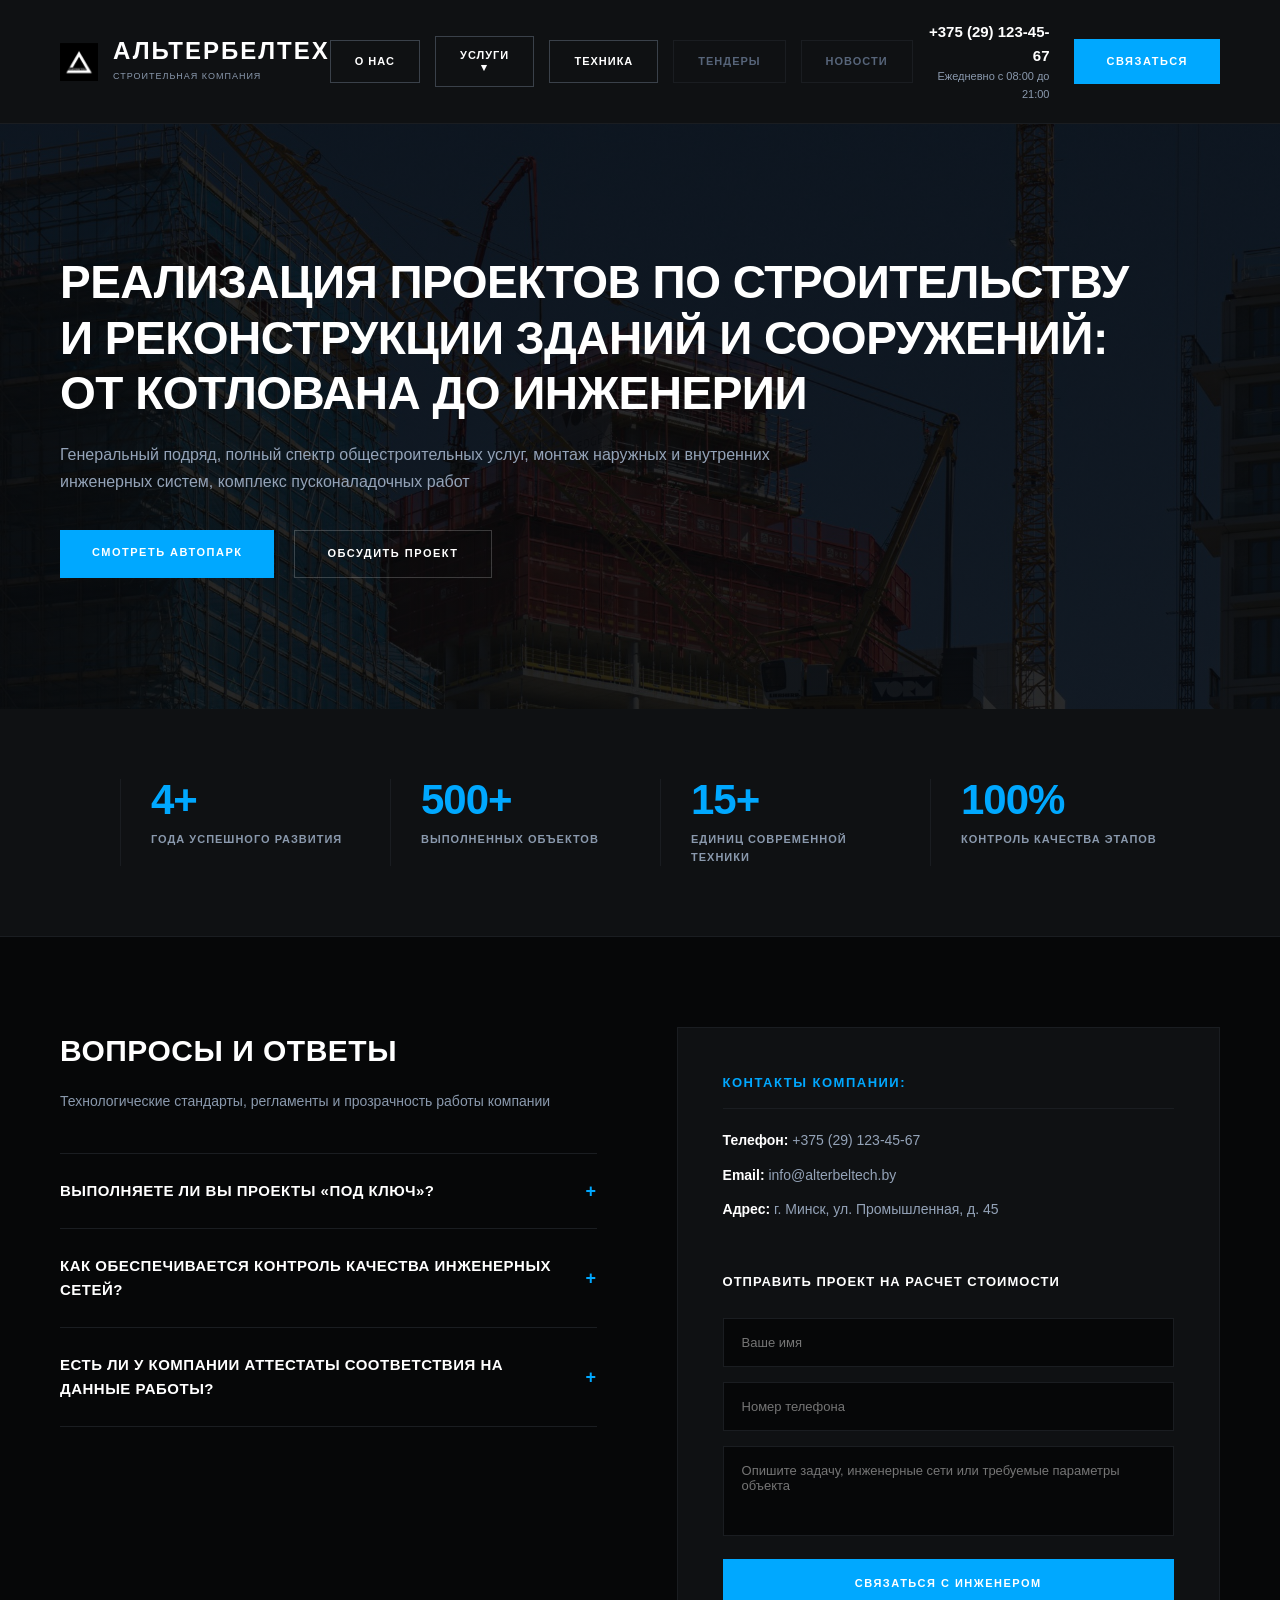
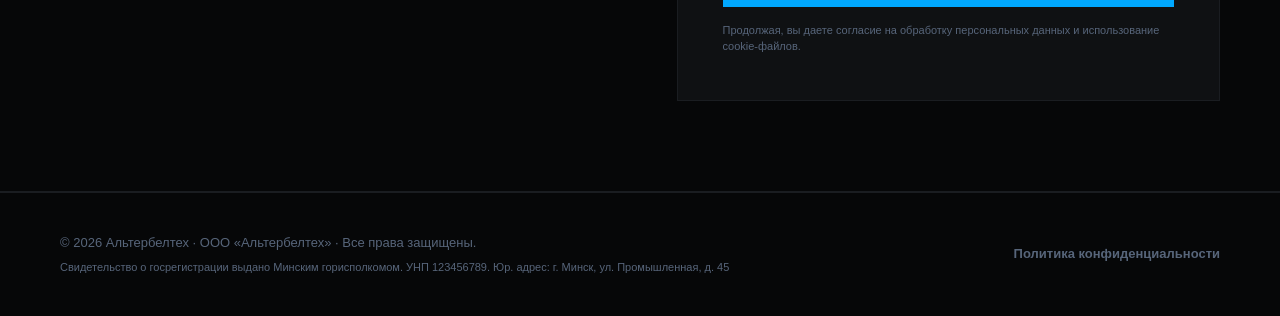
<file: index.html>
<!DOCTYPE html>
<html lang="ru">
<head>
    <meta charset="UTF-8">
    <meta name="viewport" content="width=device-width, initial-scale=1.0">
    <title>ООО «Альтербелтех» | Генеральный подряд и инженерные сети полного цикла</title>
    <meta name="description" content="Реализация строительных проектов полного цикла, общестроительные работы и монтаж технологического оборудования в Минске и по всей Беларуси.">
    <link rel="icon" type="image/jpeg" href="1001.jpg">
    <link rel="stylesheet" href="style.css">
</head>
<body>

    <!-- Премиальный экран загрузки -->
    <div class="preloader" id="preloader">
        <div class="preloader-content">
            <svg class="preloader-logo-svg" viewBox="0 0 100 100" xmlns="http://www.w3.org/2000/svg">
                <polygon points="50,15 90,85 10,85" fill="none" stroke="#ffffff" stroke-width="8" stroke-linejoin="miter"/>
                <line x1="22" y1="68" x2="78" y2="68" stroke="#ffffff" stroke-width="6"/>
            </svg>
            <div class="preloader-title">АЛЬТЕРБЕЛТЕХ</div>
            <div class="loading-dots">
                <span></span>
                <span></span>
                <span></span>
            </div>
        </div>
    </div>

    <!-- Премиальная темная шапка -->
    <header class="header">
        <a href="index.html" class="header-left header-logo-link">
            <img src="1001.jpg" alt="ООО Альтербелтех" class="header-logo-img">
            <div class="header-logo-text-block">
                <div class="logo logo-heavy">Альтербелтех</div>
                <span class="logo-subtext">Строительная компания</span>
            </div>
        </a>
        
        <div class="header-center-nav">
            <a href="contacts.html" class="btn-nav-item">О нас</a>
            <div class="dropdown-menu-container">
                <button class="btn-services-toggle">Услуги ▾</button>
                <div class="dropdown-content">
                    <a href="genpodryad.html">Генеральный подряд</a>
                    <a href="zemlyanye-raboty.html">Общестроительные работы</a>
                    <a href="demontazh.html">Сети электроснабжения (внутр./наруж.)</a>
                    <a href="dostavka.html">Вентиляция, ВК и НВК</a>
                    <a href="blagoustrojstvo.html">Монтаж тех. оборудования</a>
                </div>
            </div>
            <a href="autopark.html" class="btn-nav-item">Техника</a>
            <a href="javascript:void(0);" class="btn-nav-item disabled">Тендеры</a>
            <a href="javascript:void(0);" class="btn-nav-item disabled">Новости</a>
        </div>

        <div class="header-right">
            <div class="header-schedule">
                <strong>+375 (29) 123-45-67</strong>
                <span>Ежедневно с 08:00 до 21:00</span>
            </div>
            <a href="#combined-zone" class="btn btn-primary">Связаться</a>
        </div>
    </header>

    <section class="hero">
        <div class="hero-container">
            <h1>Реализация проектов по строительству и реконструкции зданий и сооружений: от котлована до инженерии</h1>
            <p>Генеральный подряд, полный спектр общестроительных услуг, монтаж наружных и внутренних инженерных систем, комплекс пусконаладочных работ</p>
            <div class="hero-actions">
                <a href="autopark.html" class="btn btn-primary">Смотреть автопарк</a>
                <a href="#combined-zone" class="btn btn-secondary">Обсудить проект</a>
            </div>
        </div>
    </section>
    <section class="stats-section">
        <div class="container-lg">
            <div class="stats-grid-main">
                <div class="stat-main-box">
                    <span class="stat-number">4+</span>
                    <span class="stat-label">Года успешного развития</span>
                </div>
                <div class="stat-main-box">
                    <span class="stat-number">500+</span>
                    <span class="stat-label">Выполненных объектов</span>
                </div>
                <div class="stat-main-box">
                    <span class="stat-number">15+</span>
                    <span class="stat-label">Единиц современной техники</span>
                </div>
                <div class="stat-main-box">
                    <span class="stat-number">100%</span>
                    <span class="stat-label">Контроль качества этапов</span>
                </div>
            </div>
        </div>
    </section>

    <!-- ОБЪЕДИНЕННЫЙ БЛОК -->
    <section id="combined-zone" class="business-combined-section">
        <div class="combined-wrapper">
            
            <div class="combined-faq-left">
                <h2>Вопросы и ответы</h2>
                <p class="combined-faq-sub">Технологические стандарты, регламенты и прозрачность работы компании</p>
                
                <div class="faq-compact-list">
                    <div class="faq-compact-item">
                        <div class="faq-compact-question">Выполняете ли вы проекты «под ключ»?</div>
                        <div class="faq-compact-answer">Да, мы выполняем полный комплекс работ силами одной организации. Это включает в себя проектирование, прокладку инженерных сетей (электрика, ВК, вентиляция), монтаж сложного оборудования и официальную сдачу объекта технадзору.</div>
                    </div>
                    
                    <div class="faq-compact-item">
                        <div class="faq-compact-question">Как обеспечивается контроль качества инженерных сетей?</div>
                        <div class="faq-compact-answer">Контроль ведется в соответствии с регламентами СНиП, ГОСТ и ТКП. Каждая система проходит обязательные индивидуальные испытания (проливы, замеры сопротивления, аэродинамические тесты) с составлением официальных актов скрытых работ.</div>
                    </div>
                    
                    <div class="faq-compact-item">
                        <div class="faq-compact-question">Есть ли у компании аттестаты соответствия на данные работы?</div>
                        <div class="faq-compact-answer">Да, ООО «Альтербелтех» осуществляет деятельность на основании официальных аттестатов соответствия Республики Беларусь на функции генерального подрядчика, выполнение общестроительных работ и устройство инженерных сетей.</div>
                    </div>
                </div>
            </div>

            <div class="combined-contacts-right">
                <div class="business-text-block">
                    <h3>Контакты компании:</h3>
                    <p><strong>Телефон:</strong> +375 (29) 123-45-67</p>
                    <p><strong>Email:</strong> info@alterbeltech.by</p>
                    <p><strong>Адрес:</strong> г. Минск, ул. Промышленная, д. 45</p>
                </div>
                
                <div class="business-form-block">
                    <h4>Отправить проект на расчет стоимости</h4>
                    <form action="#" method="POST" onsubmit="alert('Проект отправлен на расчет!'); return false;">
                        <input type="text" placeholder="Ваше имя" required class="form-input">
                        <input type="tel" placeholder="Номер телефона" required class="form-input">
                        <textarea placeholder="Опишите задачу, инженерные сети или требуемые параметры объекта" class="form-input form-textarea"></textarea>
                        <button type="submit" class="btn btn-submit">Связаться с инженером</button>
                    </form>
                    <span class="form-privacy">Продолжая, вы даете согласие на обработку персональных данных и использование cookie-файлов.</span>
                </div>
            </div>

        </div>
    </section>

    <footer class="footer">
        <div class="footer-container">
            <div class="footer-copy">
                <p>© 2026 Альтербелтех · ООО «Альтербелтех» · Все права защищены.</p>
                <p style="font-size: 11px; margin-top: 5px; color: #57657a;">Свидетельство о госрегистрации выдано Минским горисполкомом. УНП 123456789. Юр. адрес: г. Минск, ул. Промышленная, д. 45</p>
            </div>
            <div class="footer-links">
                <a href="#" class="footer-link">Политика конфиденциальности</a>
            </div>
        </div>
    </footer>

    <script>
        window.addEventListener('DOMContentLoaded', () => {
            setTimeout(() => {
                const preloader = document.getElementById('preloader');
                if (preloader) preloader.classList.add('fade-out');
            }, 1000);
        });

        document.querySelectorAll('.faq-compact-item').forEach(item => {
            item.addEventListener('click', () => {
                const isActive = item.classList.contains('active');
                document.querySelectorAll('.faq-compact-item').forEach(el => el.classList.remove('active'));
                if (!isActive) { item.classList.add('active'); }
            });
        });
    </script>
</body>
</html>
</file>
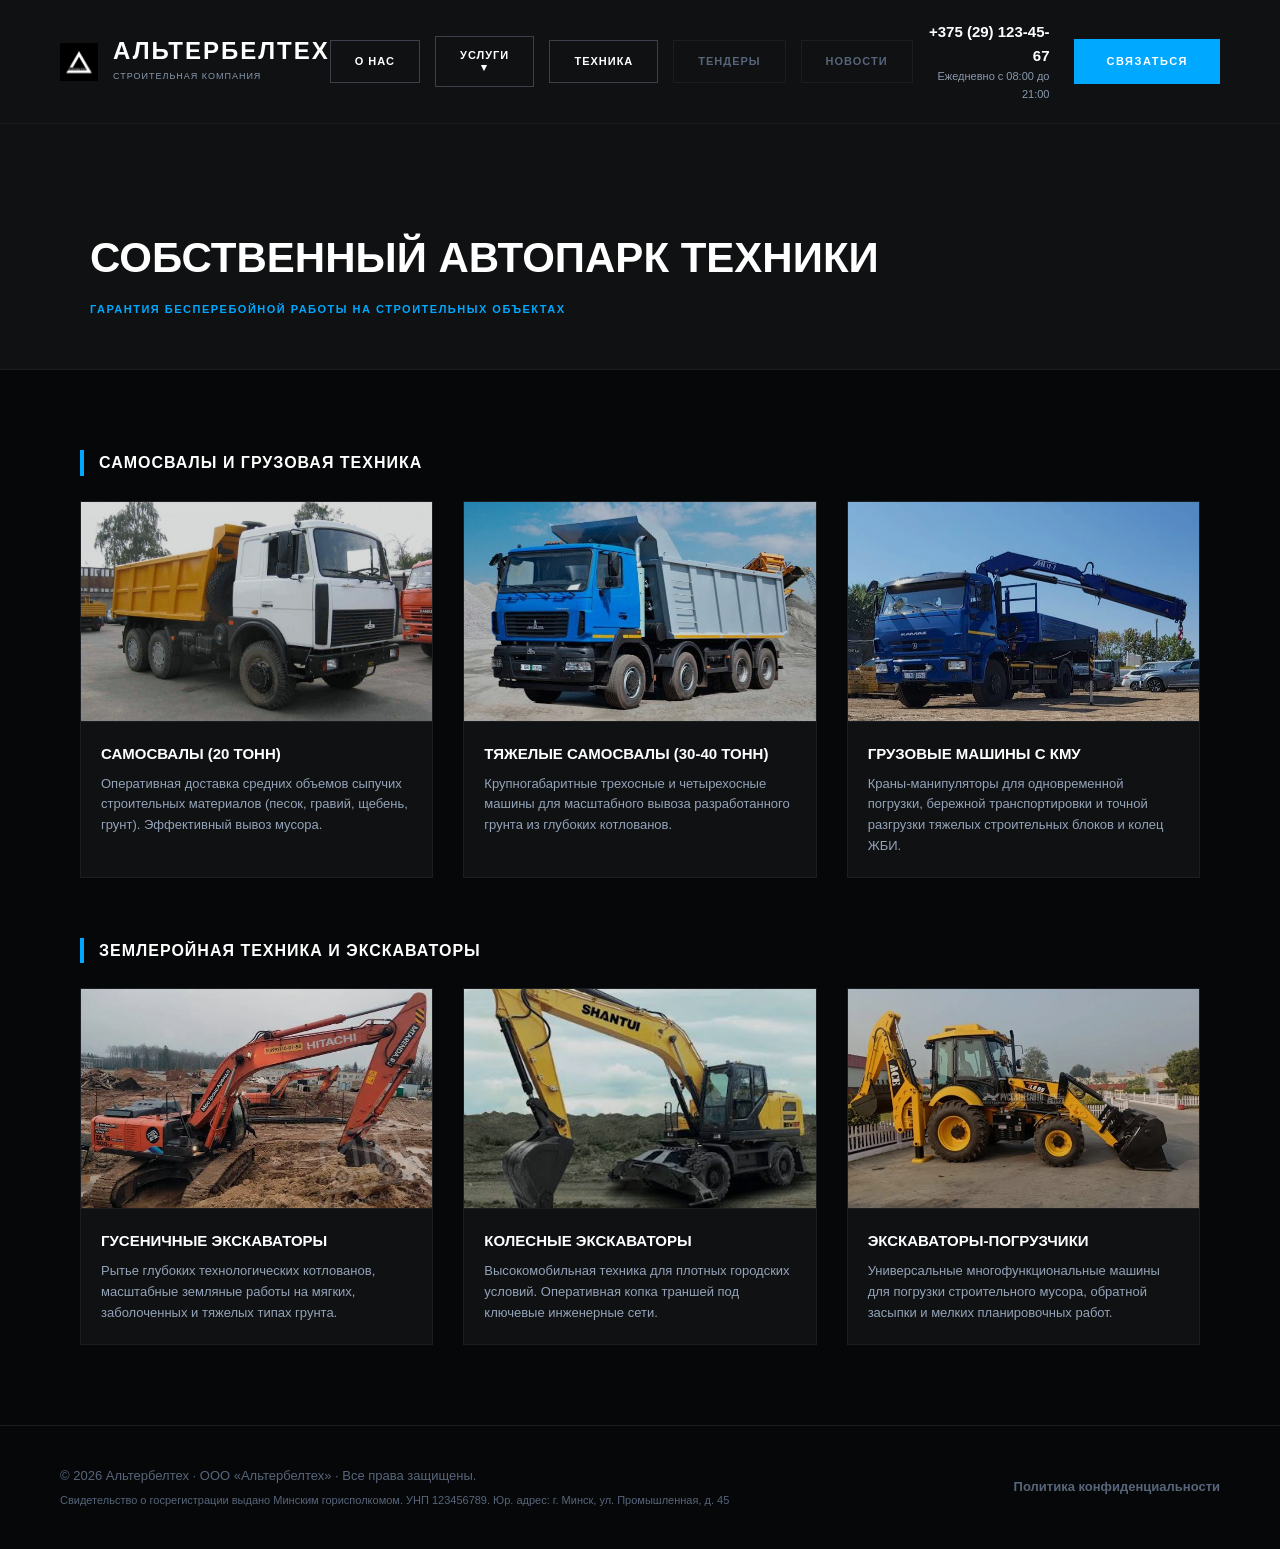
<file: autopark.html>
<!DOCTYPE html>
<html lang="ru">
<head>
    <meta charset="UTF-8">
    <meta name="viewport" content="width=device-width, initial-scale=1.0">
    <title>ООО «Альтербелтех» | Автопарк спецтехники</title>
    <meta name="description" content="Собственный парк строительной техники ООО Альтербелтех. Самосвалы и экскаваторы для проектов любой сложности в Минске и РБ.">
    <link rel="icon" type="image/jpeg" href="1001.jpg">
    <link rel="stylesheet" href="style.css">
</head>
<body>

    <div class="preloader" id="preloader">
        <div class="preloader-content">
            <svg class="preloader-logo-svg" viewBox="0 0 100 100" xmlns="http://www.w3.org/2000/svg">
                <polygon points="50,15 90,85 10,85" fill="none" stroke="#ffffff" stroke-width="8" stroke-linejoin="miter"/>
                <line x1="22" y1="68" x2="78" y2="68" stroke="#ffffff" stroke-width="6"/>
            </svg>
            <div class="preloader-title">АЛЬТЕРБЕЛТЕХ</div>
            <div class="loading-dots">
                <span></span>
                <span></span>
                <span></span>
            </div>
        </div>
    </div>

    <header class="header">
        <a href="index.html" class="header-left header-logo-link">
            <img src="1001.jpg" alt="ООО Альтербелтех" class="header-logo-img">
            <div class="header-logo-text-block">
                <div class="logo logo-heavy">Альтербелтех</div>
                <span class="logo-subtext">Строительная компания</span>
            </div>
        </a>
        
        <div class="header-center-nav">
            <a href="contacts.html" class="btn-nav-item">О нас</a>
            <div class="dropdown-menu-container">
                <button class="btn-services-toggle">Услуги ▾</button>
                <div class="dropdown-content">
                    <a href="genpodryad.html">Генеральный подряд</a>
                    <a href="zemlyanye-raboty.html">Общестроительные работы</a>
                    <a href="demontazh.html">Сети электроснабжения (внутр./наруж.)</a>
                    <a href="dostavka.html">Вентиляция, ВК и НВК</a>
                    <a href="blagoustrojstvo.html">Монтаж тех. оборудования</a>
                </div>
            </div>
            <a href="autopark.html" class="btn-nav-item">Техника</a>
            <a href="javascript:void(0);" class="btn-nav-item disabled">Тендеры</a>
            <a href="javascript:void(0);" class="btn-nav-item disabled">Новости</a>
        </div>

        <div class="header-right">
            <div class="header-schedule">
                <strong>+375 (29) 123-45-67</strong>
                <span>Ежедневно с 08:00 до 21:00</span>
            </div>
            <a href="index.html#combined-zone" class="btn btn-primary">Связаться</a>
        </div>
    </header>

    <section class="hero-service-minimal">
        <div class="container-service">
            <h1 class="service-title-main">Собственный автопарк техники</h1>
            <p class="service-subtitle-main">Гарантия бесперебойной работы на строительных объектах</p>
        </div>
    </section>

    <main class="container-lg" style="padding-top: 40px; padding-bottom: 80px;">
        <div class="autopark-category-title">Самосвалы и грузовая техника</div>
        <div class="gallery-grid">
            
            <div class="gallery-card">
                <div class="gallery-photo-box">
                    <img src="463_original.jpg" alt="Самосвал грузоподъемностью 20 тонн">
                </div>
                <div class="gallery-card-desc">
                    <h3>Самосвалы (20 тонн)</h3>
                    <p>Оперативная доставка средних объемов сыпучих строительных материалов (песок, гравий, щебень, грунт). Эффективный вывоз мусора.</p>
                </div>
            </div>

            <div class="gallery-card">
                <div class="gallery-photo-box">
                    <img src="images (2).jpg" alt="Тяжелый четырехосный самосвал 30-40 тонн">
                </div>
                <div class="gallery-card-desc">
                    <h3>Тяжелые самосвалы (30-40 тонн)</h3>
                    <p>Крупногабаритные трехосные и четырехосные машины для масштабного вывоза разработанного грунта из глубоких котлованов.</p>
                </div>
            </div>

            <div class="gallery-card">
                <div class="gallery-photo-box">
                    <img src="images (3).jpg" alt="Грузовой автомобиль с краном-манипулятором КМУ">
                </div>
                <div class="gallery-card-desc">
                    <h3>Грузовые машины с КМУ</h3>
                    <p>Краны-манипуляторы для одновременной погрузки, бережной транспортировки и точной разгрузки тяжелых строительных блоков и колец ЖБИ.</p>
                </div>
            </div>
        </div>
        <div class="autopark-category-title" style="margin-top: 60px;">Землеройная техника и экскаваторы</div>
        <div class="gallery-grid">
            
            <div class="gallery-card">
                <div class="gallery-photo-box">
                    <img src="images (4).jpg" alt="Гусеничный экскаватор на строительной площадке">
                </div>
                <div class="gallery-card-desc">
                    <h3>Гусеничные экскаваторы</h3>
                    <p>Рытье глубоких технологических котлованов, масштабные земляные работы на мягких, заболоченных и тяжелых типах грунта.</p>
                </div>
            </div>

            <div class="gallery-card">
                <div class="gallery-photo-box">
                    <img src="images (5).jpg" alt="Полноповоротный колесный экскаватор">
                </div>
                <div class="gallery-card-desc">
                    <h3>Колесные экскаваторы</h3>
                    <p>Высокомобильная техника для плотных городских условий. Оперативная копка траншей под ключевые инженерные сети.</p>
                </div>
            </div>

            <div class="gallery-card">
                <div class="gallery-photo-box">
                    <img src="images (6).jpg" alt="Универсальный экскаватор-погрузчик с передним ковшом">
                </div>
                <div class="gallery-card-desc">
                    <h3>Экскаваторы-погрузчики</h3>
                    <p>Универсальные многофункциональные машины для погрузки строительного мусора, обратной засыпки и мелких планировочных работ.</p>
                </div>
            </div>
        </div>
    </main>

    <footer class="footer">
        <div class="footer-container">
            <div class="footer-copy">
                <p>© 2026 Альтербелтех · ООО «Альтербелтех» · Все права защищены.</p>
                <p style="font-size: 11px; margin-top: 5px; color: #57657a;">Свидетельство о госрегистрации выдано Минским горисполкомом. УНП 123456789. Юр. адрес: г. Минск, ул. Промышленная, д. 45</p>
            </div>
            <div class="footer-links">
                <a href="#" class="footer-link">Политика конфиденциальности</a>
            </div>
        </div>
    </footer>

    <script>
        window.addEventListener('DOMContentLoaded', () => {
            setTimeout(() => {
                const preloader = document.getElementById('preloader');
                if (preloader) preloader.classList.add('fade-out');
            }, 1000);
        });
    </script>
</body>
</html>
</file>
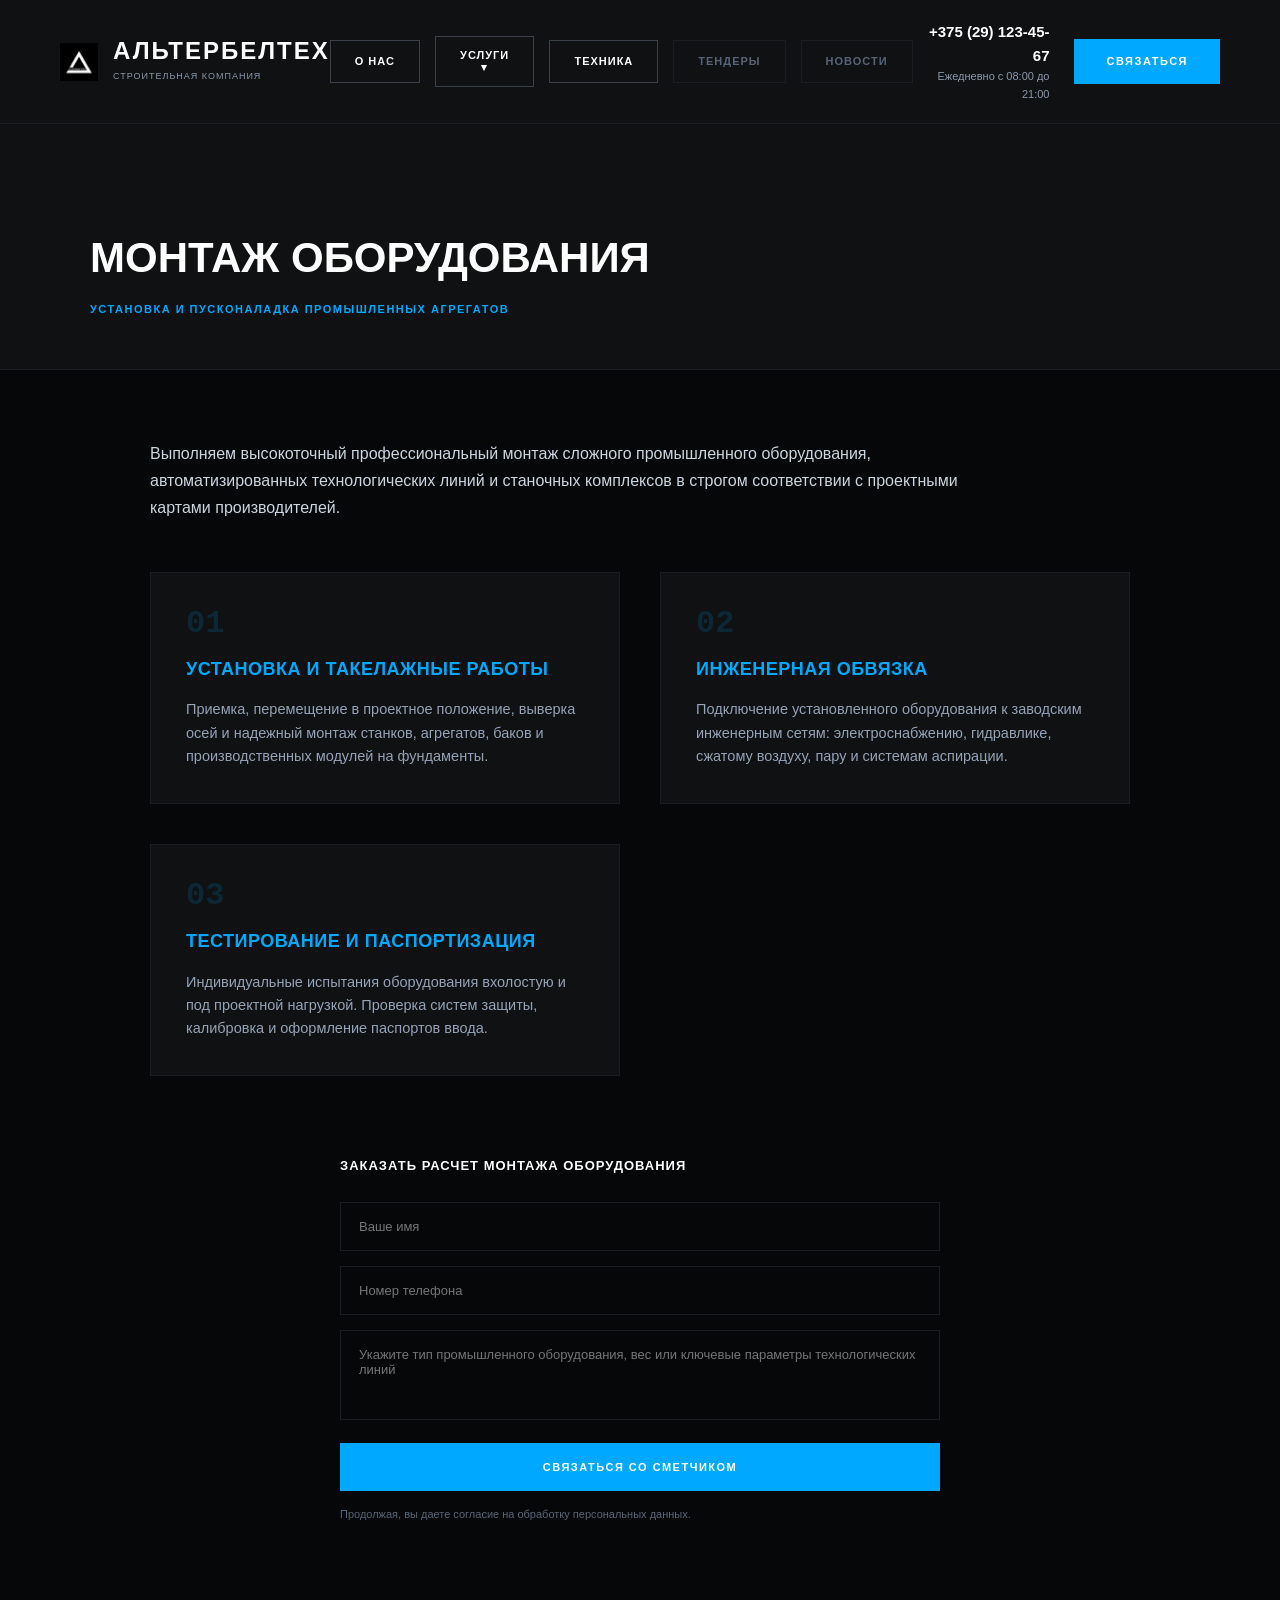
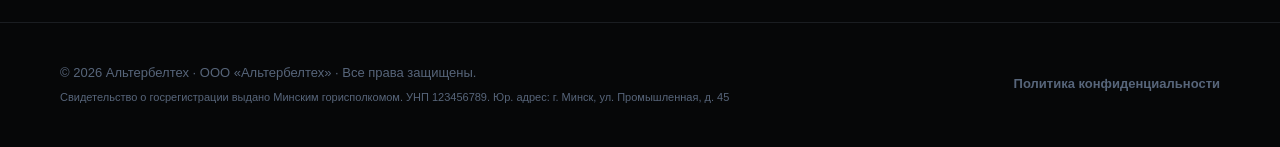
<file: blagoustrojstvo.html>
<!DOCTYPE html>
<html lang="ru">
<head>
    <meta charset="UTF-8">
    <meta name="viewport" content="width=device-width, initial-scale=1.0">
    <title>ООО «Альтербелтех» | Монтаж технологического оборудования</title>
    <meta name="description" content="Профессиональный монтаж сложного промышленного оборудования, автоматизированных линий и агрегатов в Минске и РБ от ООО Альтербелтех.">
    <link rel="icon" type="image/jpeg" href="1001.jpg">
    <link rel="stylesheet" href="style.css">
</head>
<body>

    <div class="preloader" id="preloader">
        <div class="preloader-content">
            <svg class="preloader-logo-svg" viewBox="0 0 100 100" xmlns="http://www.w3.org/2000/svg">
                <polygon points="50,15 90,85 10,85" fill="none" stroke="#ffffff" stroke-width="8" stroke-linejoin="miter"/>
                <line x1="22" y1="68" x2="78" y2="68" stroke="#ffffff" stroke-width="6"/>
            </svg>
            <div class="preloader-title">АЛЬТЕРБЕЛТЕХ</div>
            <div class="loading-dots">
                <span></span>
                <span></span>
                <span></span>
            </div>
        </div>
    </div>

    <header class="header">
        <a href="index.html" class="header-left header-logo-link">
            <img src="1001.jpg" alt="ООО Альтербелтех" class="header-logo-img">
            <div class="header-logo-text-block">
                <div class="logo logo-heavy">Альтербелтех</div>
                <span class="logo-subtext">Строительная компания</span>
            </div>
        </a>
        
        <div class="header-center-nav">
            <a href="contacts.html" class="btn-nav-item">О нас</a>
            <div class="dropdown-menu-container">
                <button class="btn-services-toggle">Услуги ▾</button>
                <div class="dropdown-content">
                    <a href="genpodryad.html">Генеральный подряд</a>
                    <a href="zemlyanye-raboty.html">Общестроительные работы</a>
                    <a href="demontazh.html">Сети электроснабжения (внутр./наруж.)</a>
                    <a href="dostavka.html">Вентиляция, ВК и НВК</a>
                    <a href="blagoustrojstvo.html">Монтаж тех. оборудования</a>
                </div>
            </div>
            <a href="autopark.html" class="btn-nav-item">Техника</a>
            <a href="javascript:void(0);" class="btn-nav-item disabled">Тендеры</a>
            <a href="javascript:void(0);" class="btn-nav-item disabled">Новости</a>
        </div>

        <div class="header-right">
            <div class="header-schedule">
                <strong>+375 (29) 123-45-67</strong>
                <span>Ежедневно с 08:00 до 21:00</span>
            </div>
            <a href="index.html#combined-zone" class="btn btn-primary">Связаться</a>
        </div>
    </header>

    <section class="hero-service-minimal">
        <div class="container-service">
            <h1 class="service-title-main">Монтаж оборудования</h1>
            <p class="service-subtitle-main">Установка и пусконаладка промышленных агрегатов</p>
        </div>
    </section>
    <main class="service-page-main">
        <p class="service-lead-text">Выполняем высокоточный профессиональный монтаж сложного промышленного оборудования, автоматизированных технологических линий и станочных комплексов в строгом соответствии с проектными картами производителей.</p>
        
        <div class="service-details-grid">
            <div class="service-details-card">
                <span class="geometric-index">01</span>
                <h3>Установка и такелажные работы</h3>
                <p>Приемка, перемещение в проектное положение, выверка осей и надежный монтаж станков, агрегатов, баков и производственных модулей на фундаменты.</p>
            </div>
            <div class="service-details-card">
                <span class="geometric-index">02</span>
                <h3>Инженерная обвязка</h3>
                <p>Подключение установленного оборудования к заводским инженерным сетям: электроснабжению, гидравлике, сжатому воздуху, пару и системам аспирации.</p>
            </div>
            <div class="service-details-card">
                <span class="geometric-index">03</span>
                <h3>Тестирование и паспортизация</h3>
                <p>Индивидуальные испытания оборудования вхолостую и под проектной нагрузкой. Проверка систем защиты, калибровка и оформление паспортов ввода.</p>
            </div>
        </div>

        <div class="service-form-wrapper">
            <div class="business-form-block">
                <h4>Заказать расчет монтажа оборудования</h4>
                <form action="#" method="POST" onsubmit="alert('Заявка на монтаж оборудования отправлена!'); return false;">
                    <input type="text" placeholder="Ваше имя" required class="form-input">
                    <input type="tel" placeholder="Номер телефона" required class="form-input">
                    <textarea placeholder="Укажите тип промышленного оборудования, вес или ключевые параметры технологических линий" class="form-input form-textarea"></textarea>
                    <button type="submit" class="btn btn-submit">Связаться со сметчиком</button>
                </form>
                <span class="form-privacy">Продолжая, вы даете согласие на обработку персональных данных.</span>
            </div>
        </div>
    </main>

    <footer class="footer">
        <div class="footer-container">
            <div class="footer-copy">
                <p>© 2026 Альтербелтех · ООО «Альтербелтех» · Все права защищены.</p>
                <p style="font-size: 11px; margin-top: 5px; color: #57657a;">Свидетельство о госрегистрации выдано Минским горисполкомом. УНП 123456789. Юр. адрес: г. Минск, ул. Промышленная, д. 45</p>
            </div>
            <div class="footer-links">
                <a href="#" class="footer-link">Политика конфиденциальности</a>
            </div>
        </div>
    </footer>

    <script>
        window.addEventListener('DOMContentLoaded', () => {
            setTimeout(() => {
                const preloader = document.getElementById('preloader');
                if (preloader) preloader.classList.add('fade-out');
            }, 1000);
        });
    </script>
</body>
</html>
</file>
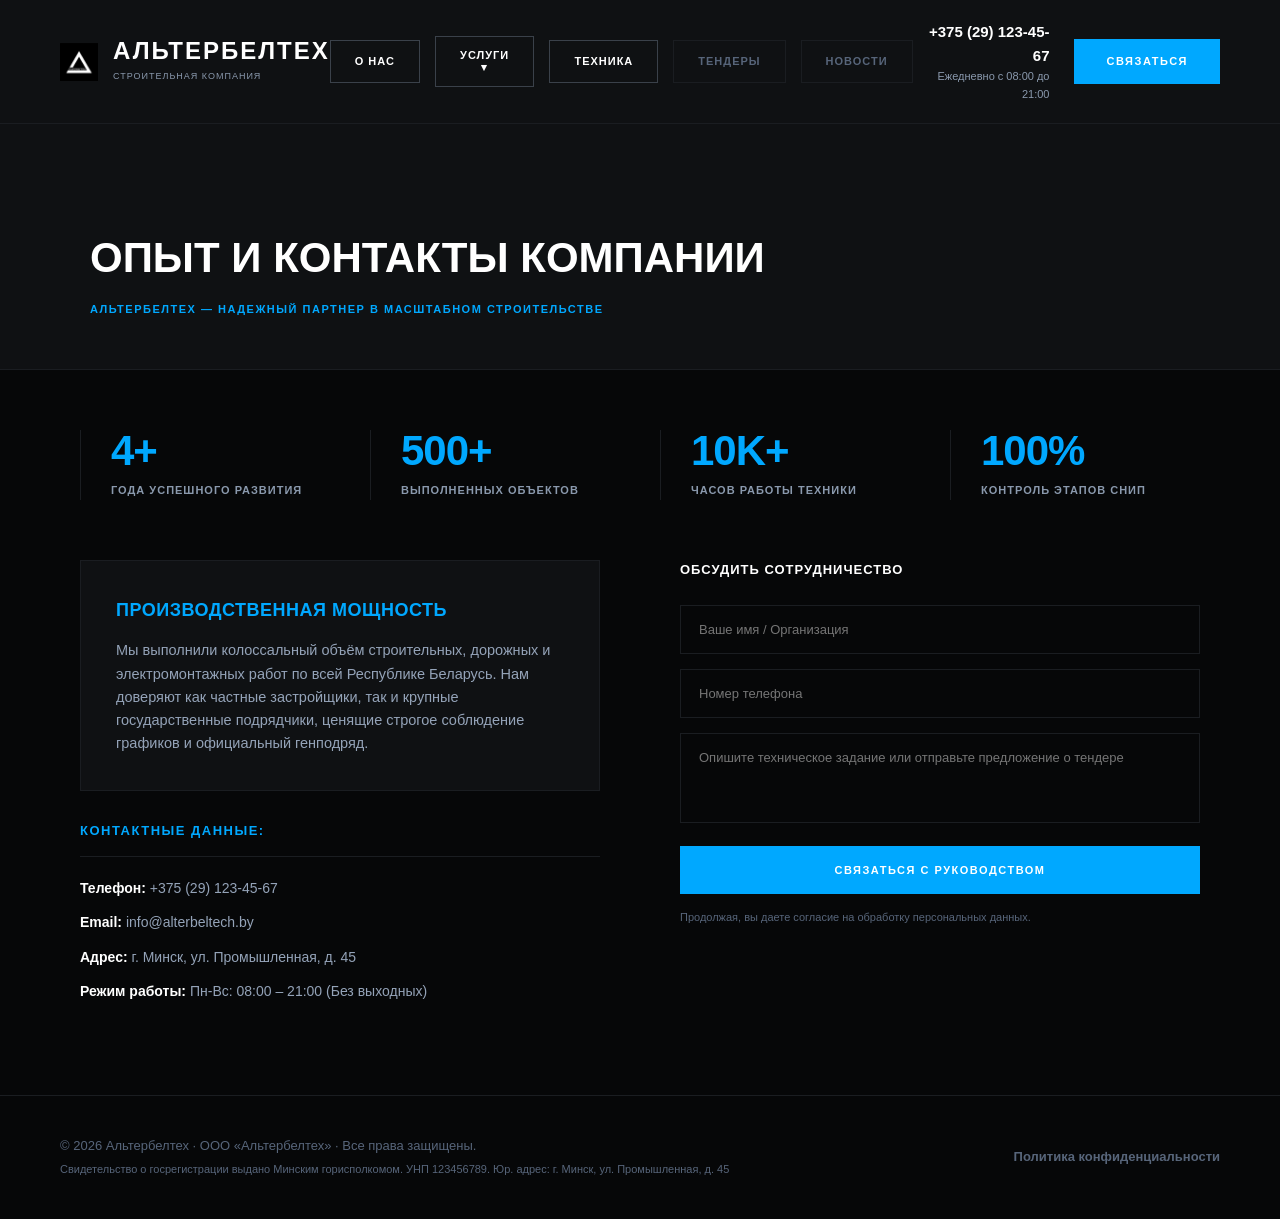
<file: contacts.html>
<!DOCTYPE html>
<html lang="ru">
<head>
    <meta charset="UTF-8">
    <meta name="viewport" content="width=device-width, initial-scale=1.0">
    <title>ООО «Альтербелтех» | О компании и Контакты</title>
    <meta name="description" content="Опыт, производственные мощности и контактные данные строительной компании ООО Альтербелтех в Минске.">
    <link rel="icon" type="image/jpeg" href="1001.jpg">
    <link rel="stylesheet" href="style.css">
</head>
<body>

    <div class="preloader" id="preloader">
        <div class="preloader-content">
            <svg class="preloader-logo-svg" viewBox="0 0 100 100" xmlns="http://www.w3.org/2000/svg">
                <polygon points="50,15 90,85 10,85" fill="none" stroke="#ffffff" stroke-width="8" stroke-linejoin="miter"/>
                <line x1="22" y1="68" x2="78" y2="68" stroke="#ffffff" stroke-width="6"/>
            </svg>
            <div class="preloader-title">АЛЬТЕРБЕЛТЕХ</div>
            <div class="loading-dots">
                <span></span>
                <span></span>
                <span></span>
            </div>
        </div>
    </div>

    <header class="header">
        <a href="index.html" class="header-left header-logo-link">
            <img src="1001.jpg" alt="ООО Альтербелтех" class="header-logo-img">
            <div class="header-logo-text-block">
                <div class="logo logo-heavy">Альтербелтех</div>
                <span class="logo-subtext">Строительная компания</span>
            </div>
        </a>
        
        <div class="header-center-nav">
            <a href="contacts.html" class="btn-nav-item">О нас</a>
            <div class="dropdown-menu-container">
                <button class="btn-services-toggle">Услуги ▾</button>
                <div class="dropdown-content">
                    <a href="genpodryad.html">Генеральный подряд</a>
                    <a href="zemlyanye-raboty.html">Общестроительные работы</a>
                    <a href="demontazh.html">Сети электроснабжения (внутр./наруж.)</a>
                    <a href="dostavka.html">Вентиляция, ВК и НВК</a>
                    <a href="blagoustrojstvo.html">Монтаж тех. оборудования</a>
                </div>
            </div>
            <a href="autopark.html" class="btn-nav-item">Техника</a>
            <a href="javascript:void(0);" class="btn-nav-item disabled">Тендеры</a>
            <a href="javascript:void(0);" class="btn-nav-item disabled">Новости</a>
        </div>

        <div class="header-right">
            <div class="header-schedule">
                <strong>+375 (29) 123-45-67</strong>
                <span>Ежедневно с 08:00 до 21:00</span>
            </div>
            <a href="index.html#combined-zone" class="btn btn-primary">Связаться</a>
        </div>
    </header>

    <section class="hero-service-minimal">
        <div class="container-service">
            <h1 class="service-title-main">Опыт и контакты компании</h1>
            <p class="service-subtitle-main">Альтербелтех — надежный партнер в масштабном строительстве</p>
        </div>
    </section>
    <main class="container-lg" style="padding-top: 60px; padding-bottom: 80px;">
        <!-- Блок достижений -->
        <div class="stats-grid-main" style="margin-bottom: 60px;">
            <div class="stat-main-box">
                <span class="stat-number">4+</span>
                <span class="stat-label">Года успешного развития</span>
            </div>
            <div class="stat-main-box">
                <span class="stat-number">500+</span>
                <span class="stat-label">Выполненных объектов</span>
            </div>
            <div class="stat-main-box">
                <span class="stat-number">10K+</span>
                <span class="stat-label">Часов работы техники</span>
            </div>
            <div class="stat-main-box">
                <span class="stat-number">100%</span>
                <span class="stat-label">Контроль этапов СНиП</span>
            </div>
        </div>

        <div class="combined-wrapper">
            <div class="combined-faq-left">
                <div class="service-details-card" style="margin-bottom: 30px;">
                    <h3>Производственная мощность</h3>
                    <p style="margin-top: 10px;">Мы выполнили колоссальный объём строительных, дорожных и электромонтажных работ по всей Республике Беларусь. Нам доверяют как частные застройщики, так и крупные государственные подрядчики, ценящие строгое соблюдение графиков и официальный генподряд.</p>
                </div>

                <div class="business-text-block">
                    <h3>Контактные данные:</h3>
                    <p><strong>Телефон:</strong> +375 (29) 123-45-67</p>
                    <p><strong>Email:</strong> info@alterbeltech.by</p>
                    <p><strong>Адрес:</strong> г. Минск, ул. Промышленная, д. 45</p>
                    <p><strong>Режим работы:</strong> Пн-Вс: 08:00 – 21:00 (Без выходных)</p>
                </div>
            </div>

            <div class="combined-contacts-right" style="padding: 0; background: transparent; border: none;">
                <div class="business-form-block">
                    <h4>Обсудить сотрудничество</h4>
                    <form action="#" method="POST" onsubmit="alert('Сообщение отправлено!'); return false;">
                        <input type="text" placeholder="Ваше имя / Организация" required class="form-input">
                        <input type="tel" placeholder="Номер телефона" required class="form-input">
                        <textarea placeholder="Опишите техническое задание или отправьте предложение о тендере" class="form-input form-textarea"></textarea>
                        <button type="submit" class="btn btn-submit">Связаться с руководством</button>
                    </form>
                    <span class="form-privacy">Продолжая, вы даете согласие на обработку персональных данных.</span>
                </div>
            </div>
        </div>
    </main>

    <footer class="footer">
        <div class="footer-container">
            <div class="footer-copy">
                <p>© 2026 Альтербелтех · ООО «Альтербелтех» · Все права защищены.</p>
                <p style="font-size: 11px; margin-top: 5px; color: #57657a;">Свидетельство о госрегистрации выдано Минским горисполкомом. УНП 123456789. Юр. адрес: г. Минск, ул. Промышленная, д. 45</p>
            </div>
            <div class="footer-links">
                <a href="#" class="footer-link">Политика конфиденциальности</a>
            </div>
        </div>
    </footer>

    <script>
        window.addEventListener('DOMContentLoaded', () => {
            setTimeout(() => {
                const preloader = document.getElementById('preloader');
                if (preloader) preloader.classList.add('fade-out');
            }, 1000);
        });
    </script>
</body>
</html>
</file>
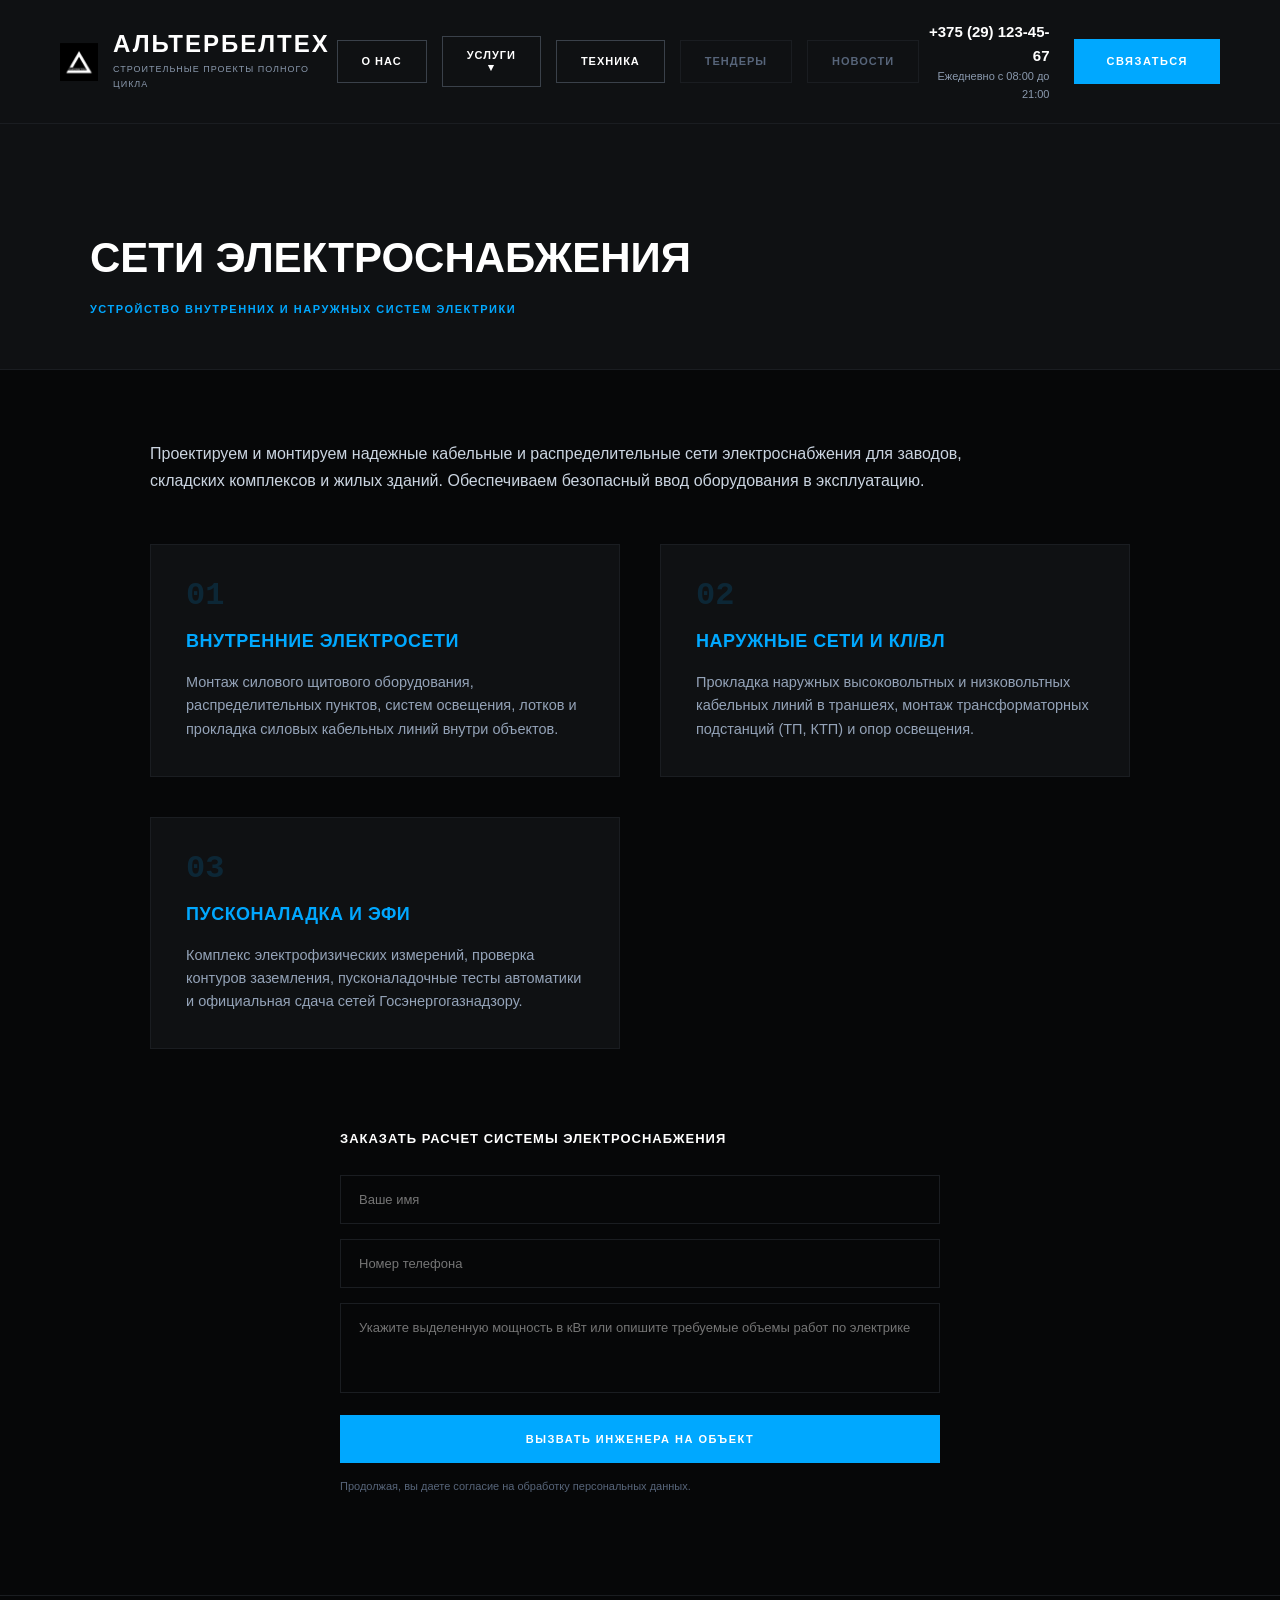
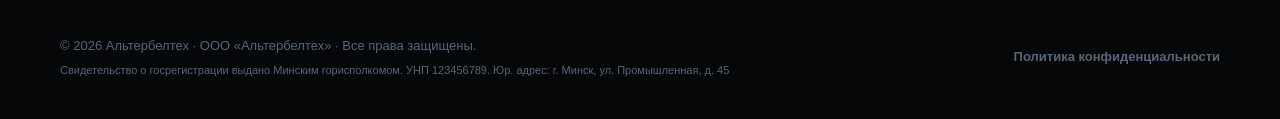
<file: demontazh.html>
<!DOCTYPE html>
<html lang="ru">
<head>
    <meta charset="UTF-8">
    <meta name="viewport" content="width=device-width, initial-scale=1.0">
    <title>ООО «Альтербелтех» | Сети электроснабжения</title>
    <meta name="description" content="Проектирование и монтаж внутренних и наружных систем электроснабжения в Минске и РБ от ООО Альтербелтех.">
    <link rel="icon" type="image/jpeg" href="1001.jpg">
    <link rel="stylesheet" href="style.css">
</head>
<body>

    <!-- Премиальный экран загрузки с мгновенным векторным логотипом на 1 секунду -->
    <div class="preloader" id="preloader">
        <div class="preloader-content">
            <svg class="preloader-logo-svg" viewBox="0 0 100 100" xmlns="http://w3.org">
                <polygon points="50,15 90,85 10,85" fill="none" stroke="#ffffff" stroke-width="8" stroke-linejoin="miter"/>
                <line x1="22" y1="68" x2="78" y2="68" stroke="#ffffff" stroke-width="6"/>
            </svg>
            <div class="loading-dots">
                <span></span>
                <span></span>
                <span></span>
            </div>
        </div>
    </div>

    <!-- Премиальная темная шапка -->
    <header class="header">
        <a href="index.html" class="header-left header-logo-link">
            <img src="1001.jpg" alt="ООО Альтербелтех" class="header-logo-img">
            <div class="header-logo-text-block">
                <div class="logo logo-heavy">Альтербелтех</div>
                <span class="logo-subtext">Строительные проекты полного цикла</span>
            </div>
        </a>
        
        <div class="header-center-nav">
            <a href="contacts.html" class="btn-nav-item">О нас</a>
            <div class="dropdown-menu-container">
                <button class="btn-services-toggle">Услуги ▾</button>
                <div class="dropdown-content">
                    <a href="genpodryad.html">Генеральный подряд</a>
                    <a href="zemlyanye-raboty.html">Общестроительные работы</a>
                    <a href="demontazh.html">Сети электроснабжения (внутр./наруж.)</a>
                    <a href="dostavka.html">Вентиляция, ВК и НВК</a>
                    <a href="blagoustrojstvo.html">Монтаж тех. оборудования</a>
                </div>
            </div>
            <a href="autopark.html" class="btn-nav-item">Техника</a>
            <a href="javascript:void(0);" class="btn-nav-item disabled">Тендеры</a>
            <a href="javascript:void(0);" class="btn-nav-item disabled">Новости</a>
        </div>

        <div class="header-right">
            <div class="header-schedule">
                <strong>+375 (29) 123-45-67</strong>
                <span>Ежедневно с 08:00 до 21:00</span>
            </div>
            <a href="index.html#combined-zone" class="btn btn-primary">Связаться</a>
        </div>
    </header>

    <section class="hero-service-minimal">
        <div class="container-service">
            <h1 class="service-title-main">Сети электроснабжения</h1>
            <p class="service-subtitle-main">Устройство внутренних и наружных систем электрики</p>
        </div>
    </section>
    <main class="service-page-main">
        <p class="service-lead-text">Проектируем и монтируем надежные кабельные и распределительные сети электроснабжения для заводов, складских комплексов и жилых зданий. Обеспечиваем безопасный ввод оборудования в эксплуатацию.</p>
        
        <div class="service-details-grid">
            <div class="service-details-card">
                <span class="geometric-index">01</span>
                <h3>Внутренние электросети</h3>
                <p>Монтаж силового щитового оборудования, распределительных пунктов, систем освещения, лотков и прокладка силовых кабельных линий внутри объектов.</p>
            </div>
            <div class="service-details-card">
                <span class="geometric-index">02</span>
                <h3>Наружные сети и КЛ/ВЛ</h3>
                <p>Прокладка наружных высоковольтных и низковольтных кабельных линий в траншеях, монтаж трансформаторных подстанций (ТП, КТП) и опор освещения.</p>
            </div>
            <div class="service-details-card">
                <span class="geometric-index">03</span>
                <h3>Пусконаладка и ЭФИ</h3>
                <p>Комплекс электрофизических измерений, проверка контуров заземления, пусконаладочные тесты автоматики и официальная сдача сетей Госэнергогазнадзору.</p>
            </div>
        </div>

        <div class="service-form-wrapper">
            <div class="business-form-block">
                <h4>Заказать расчет системы электроснабжения</h4>
                <form action="#" method="POST" onsubmit="alert('Заявка на электроснабжение отправлена!'); return false;">
                    <input type="text" placeholder="Ваше имя" required class="form-input">
                    <input type="tel" placeholder="Номер телефона" required class="form-input">
                    <textarea placeholder="Укажите выделенную мощность в кВт или опишите требуемые объемы работ по электрике" class="form-input form-textarea"></textarea>
                    <button type="submit" class="btn btn-submit">Вызвать инженера на объект</button>
                </form>
                <span class="form-privacy">Продолжая, вы даете согласие на обработку персональных данных.</span>
            </div>
        </div>
    </main>

    <footer class="footer">
        <div class="footer-container">
            <div class="footer-copy">
                <p>© 2026 Альтербелтех · ООО «Альтербелтех» · Все права защищены.</p>
                <p style="font-size: 11px; margin-top: 5px; color: #57657a;">Свидетельство о госрегистрации выдано Минским горисполкомом. УНП 123456789. Юр. адрес: г. Минск, ул. Промышленная, д. 45</p>
            </div>
            <div class="footer-links">
                <a href="#" class="footer-link">Политика конфиденциальности</a>
            </div>
        </div>
    </footer>

    <script>
        window.addEventListener('DOMContentLoaded', () => {
            setTimeout(() => {
                const preloader = document.getElementById('preloader');
                if (preloader) preloader.classList.add('fade-out');
            }, 1000);
        });
    </script>
</body>
</html>
</file>
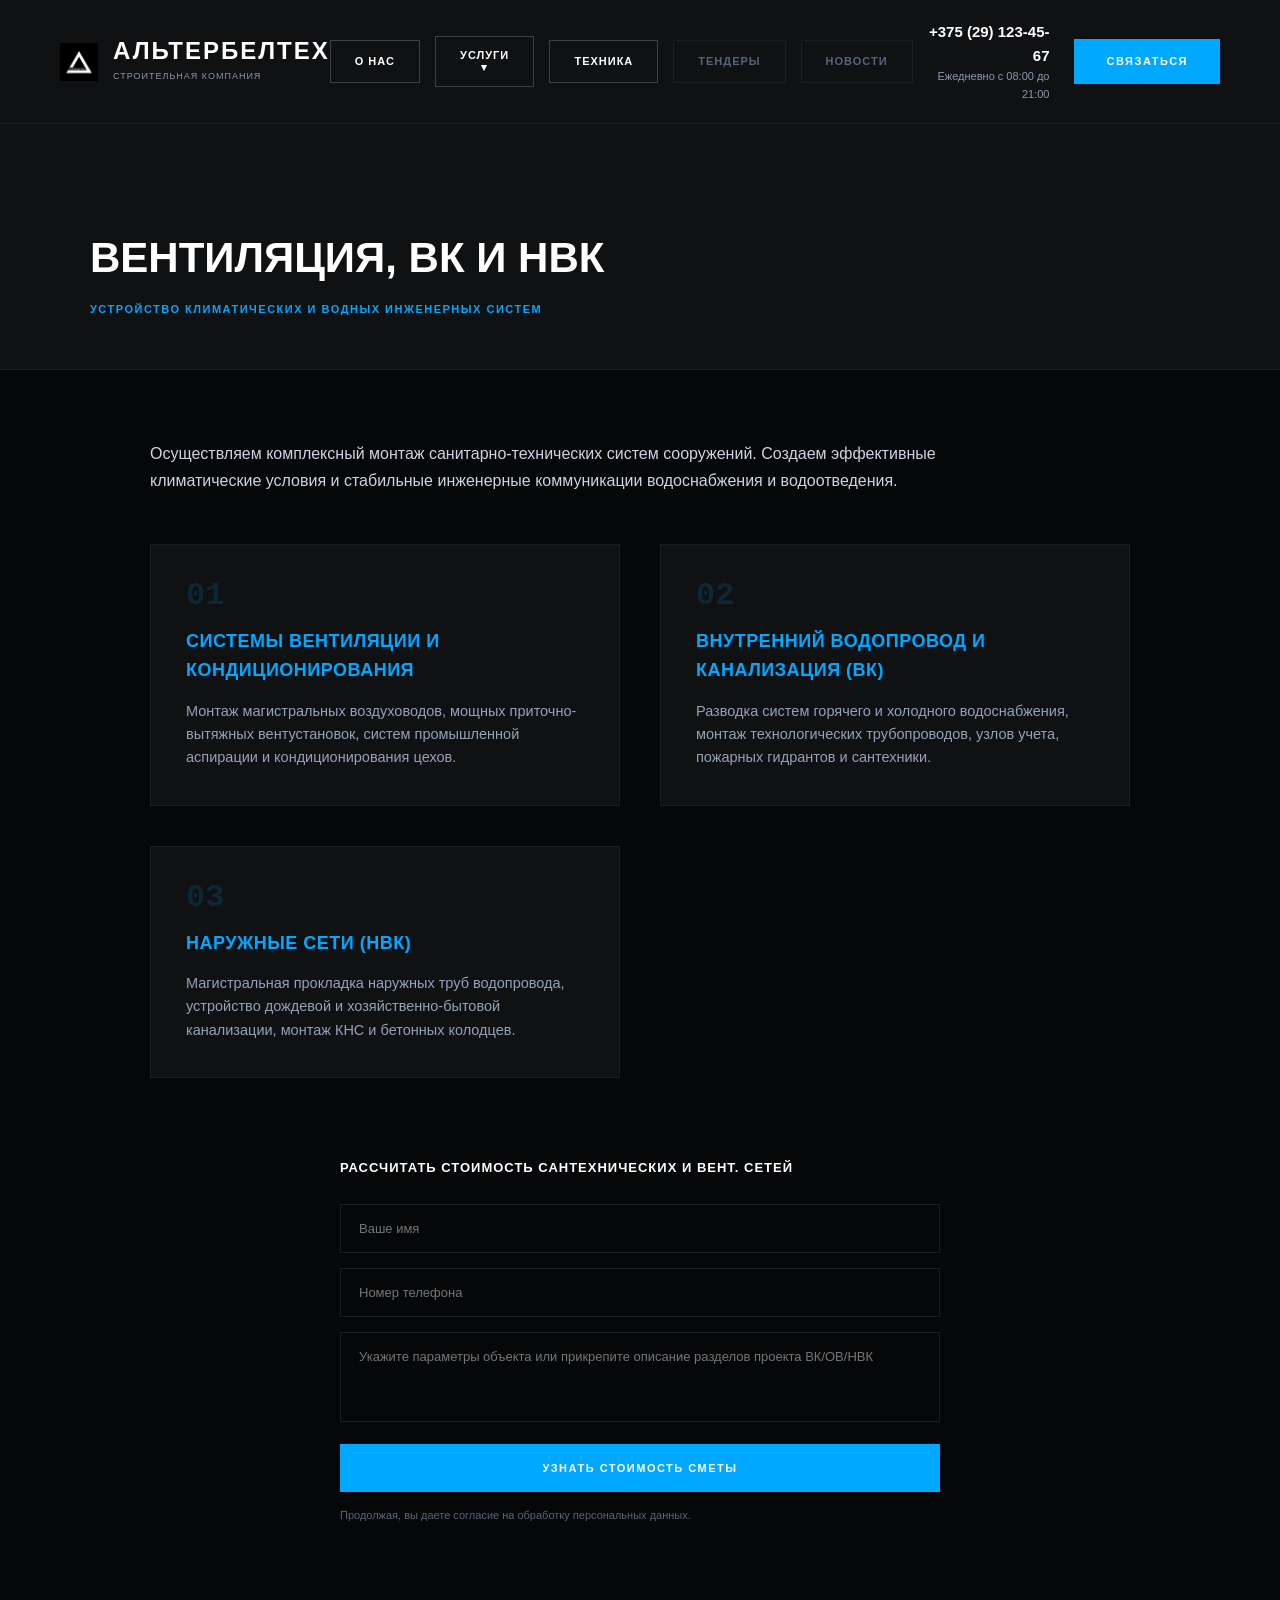
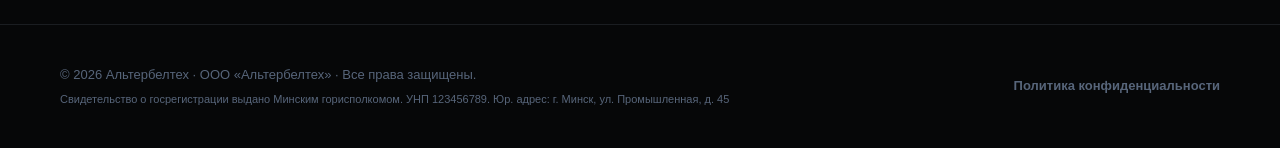
<file: dostavka.html>
<!DOCTYPE html>
<html lang="ru">
<head>
    <meta charset="UTF-8">
    <meta name="viewport" content="width=device-width, initial-scale=1.0">
    <title>ООО «Альтербелтех» | Вентиляция, ВК и НВК</title>
    <meta name="description" content="Устройство систем вентиляции, отопления, водопровода и канализации в Минске от ООО Альтербелтех.">
    <link rel="icon" type="image/jpeg" href="1001.jpg">
    <link rel="stylesheet" href="style.css">
</head>
<body>

    <div class="preloader" id="preloader">
        <div class="preloader-content">
            <svg class="preloader-logo-svg" viewBox="0 0 100 100" xmlns="http://www.w3.org/2000/svg">
                <polygon points="50,15 90,85 10,85" fill="none" stroke="#ffffff" stroke-width="8" stroke-linejoin="miter"/>
                <line x1="22" y1="68" x2="78" y2="68" stroke="#ffffff" stroke-width="6"/>
            </svg>
            <div class="preloader-title">АЛЬТЕРБЕЛТЕХ</div>
            <div class="loading-dots">
                <span></span>
                <span></span>
                <span></span>
            </div>
        </div>
    </div>

    <header class="header">
        <a href="index.html" class="header-left header-logo-link">
            <img src="1001.jpg" alt="ООО Альтербелтех" class="header-logo-img">
            <div class="header-logo-text-block">
                <div class="logo logo-heavy">Альтербелтех</div>
                <span class="logo-subtext">Строительная компания</span>
            </div>
        </a>
        
        <div class="header-center-nav">
            <a href="contacts.html" class="btn-nav-item">О нас</a>
            <div class="dropdown-menu-container">
                <button class="btn-services-toggle">Услуги ▾</button>
                <div class="dropdown-content">
                    <a href="genpodryad.html">Генеральный подряд</a>
                    <a href="zemlyanye-raboty.html">Общестроительные работы</a>
                    <a href="demontazh.html">Сети электроснабжения (внутр./наруж.)</a>
                    <a href="dostavka.html">Вентиляция, ВК и НВК</a>
                    <a href="blagoustrojstvo.html">Монтаж тех. оборудования</a>
                </div>
            </div>
            <a href="autopark.html" class="btn-nav-item">Техника</a>
            <a href="javascript:void(0);" class="btn-nav-item disabled">Тендеры</a>
            <a href="javascript:void(0);" class="btn-nav-item disabled">Новости</a>
        </div>

        <div class="header-right">
            <div class="header-schedule">
                <strong>+375 (29) 123-45-67</strong>
                <span>Ежедневно с 08:00 до 21:00</span>
            </div>
            <a href="index.html#combined-zone" class="btn btn-primary">Связаться</a>
        </div>
    </header>

    <section class="hero-service-minimal">
        <div class="container-service">
            <h1 class="service-title-main">Вентиляция, ВК и НВК</h1>
            <p class="service-subtitle-main">Устройство климатических и водных инженерных систем</p>
        </div>
    </section>
    <main class="service-page-main">
        <p class="service-lead-text">Осуществляем комплексный монтаж санитарно-технических систем сооружений. Создаем эффективные климатические условия и стабильные инженерные коммуникации водоснабжения и водоотведения.</p>
        
        <div class="service-details-grid">
            <div class="service-details-card">
                <span class="geometric-index">01</span>
                <h3>Системы вентиляции и кондиционирования</h3>
                <p>Монтаж магистральных воздуховодов, мощных приточно-вытяжных вентустановок, систем промышленной аспирации и кондиционирования цехов.</p>
            </div>
            <div class="service-details-card">
                <span class="geometric-index">02</span>
                <h3>Внутренний водопровод и канализация (ВК)</h3>
                <p>Разводка систем горячего и холодного водоснабжения, монтаж технологических трубопроводов, узлов учета, пожарных гидрантов и сантехники.</p>
            </div>
            <div class="service-details-card">
                <span class="geometric-index">03</span>
                <h3>Наружные сети (НВК)</h3>
                <p>Магистральная прокладка наружных труб водопровода, устройство дождевой и хозяйственно-бытовой канализации, монтаж КНС и бетонных колодцев.</p>
            </div>
        </div>

        <div class="service-form-wrapper">
            <div class="business-form-block">
                <h4>Рассчитать стоимость сантехнических и вент. сетей</h4>
                <form action="#" method="POST" onsubmit="alert('Заявка на инженерные сети отправлена!'); return false;">
                    <input type="text" placeholder="Ваше имя" required class="form-input">
                    <input type="tel" placeholder="Номер телефона" required class="form-input">
                    <textarea placeholder="Укажите параметры объекта или прикрепите описание разделов проекта ВК/ОВ/НВК" class="form-input form-textarea"></textarea>
                    <button type="submit" class="btn btn-submit">Узнать стоимость сметы</button>
                </form>
                <span class="form-privacy">Продолжая, вы даете согласие на обработку персональных данных.</span>
            </div>
        </div>
    </main>

    <footer class="footer">
        <div class="footer-container">
            <div class="footer-copy">
                <p>© 2026 Альтербелтех · ООО «Альтербелтех» · Все права защищены.</p>
                <p style="font-size: 11px; margin-top: 5px; color: #57657a;">Свидетельство о госрегистрации выдано Минским горисполкомом. УНП 123456789. Юр. адрес: г. Минск, ул. Промышленная, д. 45</p>
            </div>
            <div class="footer-links">
                <a href="#" class="footer-link">Политика конфиденциальности</a>
            </div>
        </div>
    </footer>

    <script>
        window.addEventListener('DOMContentLoaded', () => {
            setTimeout(() => {
                const preloader = document.getElementById('preloader');
                if (preloader) preloader.classList.add('fade-out');
            }, 1000);
        });
    </script>
</body>
</html>
</file>
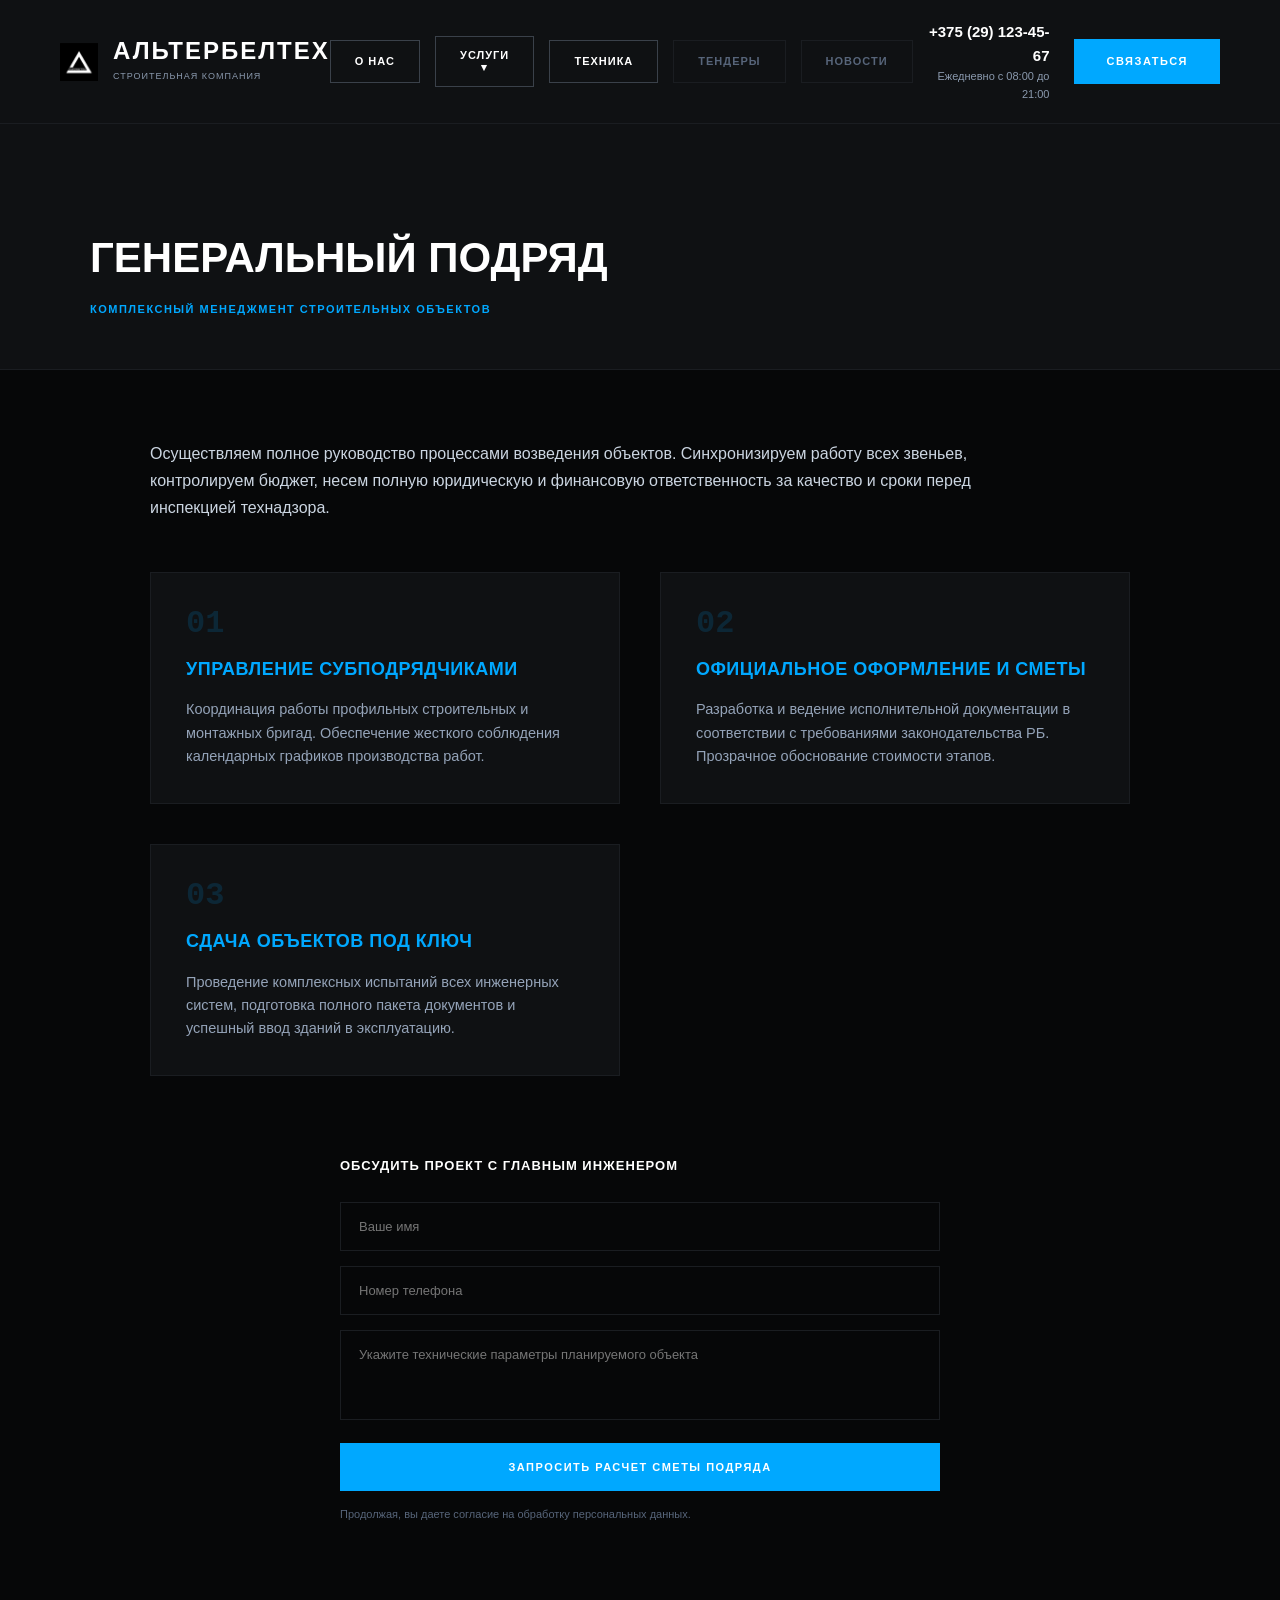
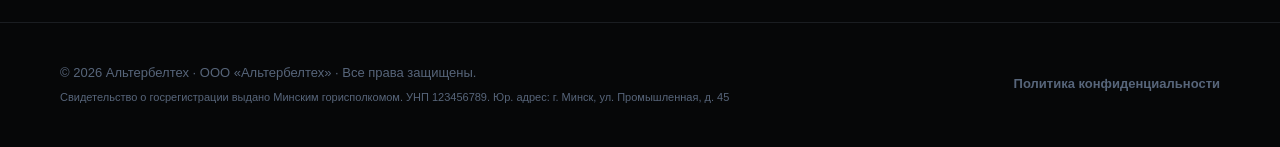
<file: genpodryad.html>
<!DOCTYPE html>
<html lang="ru">
<head>
    <meta charset="UTF-8">
    <meta name="viewport" content="width=device-width, initial-scale=1.0">
    <title>ООО «Альтербелтех» | Генеральный подряд</title>
    <meta name="description" content="Услуги генерального подряда в Минске и по всей Республике Беларусь. Комплексный менеджмент объектов от ООО Альтербелтех.">
    <link rel="icon" type="image/jpeg" href="1001.jpg">
    <link rel="stylesheet" href="style.css">
</head>
<body>

    <div class="preloader" id="preloader">
        <div class="preloader-content">
            <svg class="preloader-logo-svg" viewBox="0 0 100 100" xmlns="http://www.w3.org/2000/svg">
                <polygon points="50,15 90,85 10,85" fill="none" stroke="#ffffff" stroke-width="8" stroke-linejoin="miter"/>
                <line x1="22" y1="68" x2="78" y2="68" stroke="#ffffff" stroke-width="6"/>
            </svg>
            <div class="preloader-title">АЛЬТЕРБЕЛТЕХ</div>
            <div class="loading-dots">
                <span></span>
                <span></span>
                <span></span>
            </div>
        </div>
    </div>

    <header class="header">
        <a href="index.html" class="header-left header-logo-link">
            <img src="1001.jpg" alt="ООО Альтербелтех" class="header-logo-img">
            <div class="header-logo-text-block">
                <div class="logo logo-heavy">Альтербелтех</div>
                <span class="logo-subtext">Строительная компания</span>
            </div>
        </a>
        
        <div class="header-center-nav">
            <a href="contacts.html" class="btn-nav-item">О нас</a>
            <div class="dropdown-menu-container">
                <button class="btn-services-toggle">Услуги ▾</button>
                <div class="dropdown-content">
                    <a href="genpodryad.html">Генеральный подряд</a>
                    <a href="zemlyanye-raboty.html">Общестроительные работы</a>
                    <a href="demontazh.html">Сети электроснабжения (внутр./наруж.)</a>
                    <a href="dostavka.html">Вентиляция, ВК и НВК</a>
                    <a href="blagoustrojstvo.html">Монтаж тех. оборудования</a>
                </div>
            </div>
            <a href="autopark.html" class="btn-nav-item">Техника</a>
            <a href="javascript:void(0);" class="btn-nav-item disabled">Тендеры</a>
            <a href="javascript:void(0);" class="btn-nav-item disabled">Новости</a>
        </div>

        <div class="header-right">
            <div class="header-schedule">
                <strong>+375 (29) 123-45-67</strong>
                <span>Ежедневно с 08:00 до 21:00</span>
            </div>
            <a href="index.html#combined-zone" class="btn btn-primary">Связаться</a>
        </div>
    </header>

    <section class="hero-service-minimal">
        <div class="container-service">
            <h1 class="service-title-main">Генеральный подряд</h1>
            <p class="service-subtitle-main">Комплексный менеджмент строительных объектов</p>
        </div>
    </section>
    <main class="service-page-main">
        <p class="service-lead-text">Осуществляем полное руководство процессами возведения объектов. Синхронизируем работу всех звеньев, контролируем бюджет, несем полную юридическую и финансовую ответственность за качество и сроки перед инспекцией технадзора.</p>
        
        <div class="service-details-grid">
            <div class="service-details-card">
                <span class="geometric-index">01</span>
                <h3>Управление субподрядчиками</h3>
                <p>Координация работы профильных строительных и монтажных бригад. Обеспечение жесткого соблюдения календарных графиков производства работ.</p>
            </div>
            <div class="service-details-card">
                <span class="geometric-index">02</span>
                <h3>Официальное оформление и сметы</h3>
                <p>Разработка и ведение исполнительной документации в соответствии с требованиями законодательства РБ. Прозрачное обоснование стоимости этапов.</p>
            </div>
            <div class="service-details-card">
                <span class="geometric-index">03</span>
                <h3>Сдача объектов под ключ</h3>
                <p>Проведение комплексных испытаний всех инженерных систем, подготовка полного пакета документов и успешный ввод зданий в эксплуатацию.</p>
            </div>
        </div>

        <div class="service-form-wrapper">
            <div class="business-form-block">
                <h4>Обсудить проект с главным инженером</h4>
                <form action="#" method="POST" onsubmit="alert('Заявка на генеральный подряд отправлена!'); return false;">
                    <input type="text" placeholder="Ваше имя" required class="form-input">
                    <input type="tel" placeholder="Номер телефона" required class="form-input">
                    <textarea placeholder="Укажите технические параметры планируемого объекта" class="form-input form-textarea"></textarea>
                    <button type="submit" class="btn btn-submit">Запросить расчет сметы подряда</button>
                </form>
                <span class="form-privacy">Продолжая, вы даете согласие на обработку персональных данных.</span>
            </div>
        </div>
    </main>

    <footer class="footer">
        <div class="footer-container">
            <div class="footer-copy">
                <p>© 2026 Альтербелтех · ООО «Альтербелтех» · Все права защищены.</p>
                <p style="font-size: 11px; margin-top: 5px; color: #57657a;">Свидетельство о госрегистрации выдано Минским горисполкомом. УНП 123456789. Юр. адрес: г. Минск, ул. Промышленная, д. 45</p>
            </div>
            <div class="footer-links">
                <a href="#" class="footer-link">Политика конфиденциальности</a>
            </div>
        </div>
    </footer>

    <script>
        window.addEventListener('DOMContentLoaded', () => {
            setTimeout(() => {
                const preloader = document.getElementById('preloader');
                if (preloader) preloader.classList.add('fade-out');
            }, 1000);
        });
    </script>
</body>
</html>
</file>
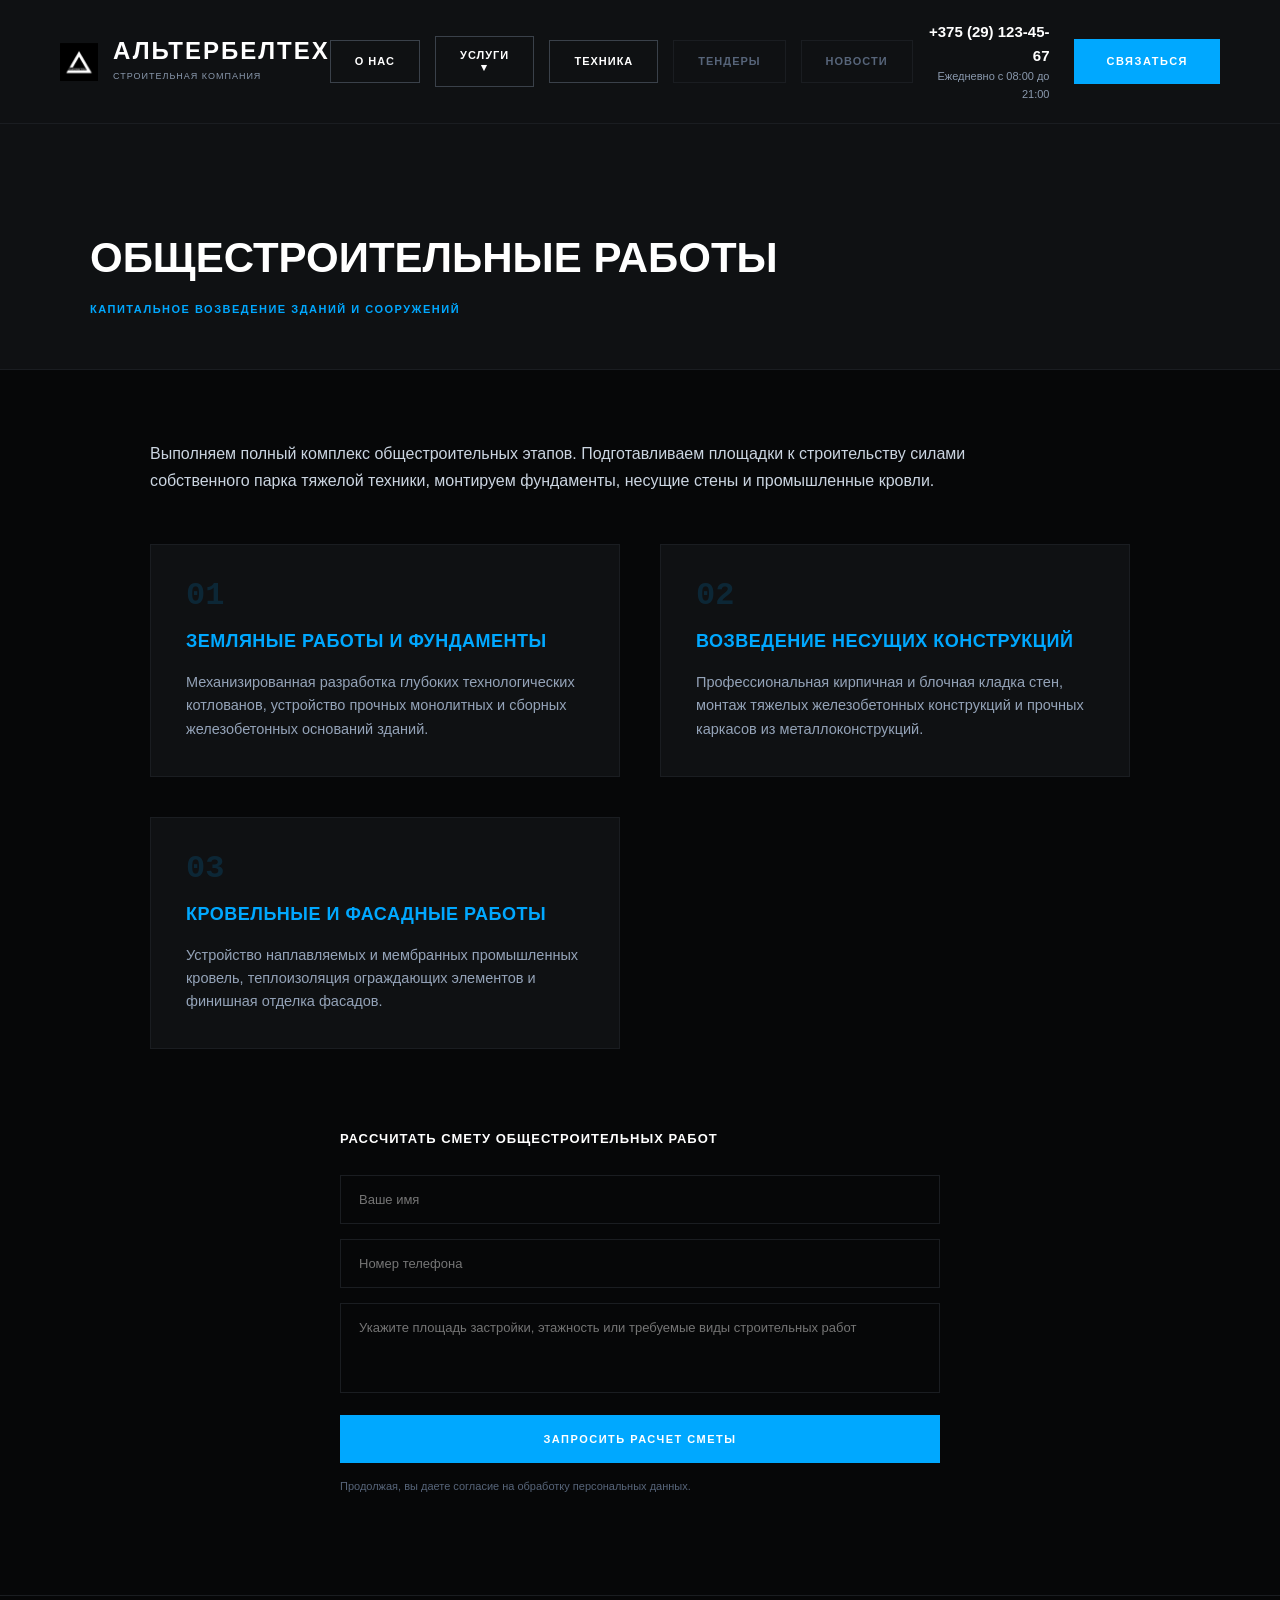
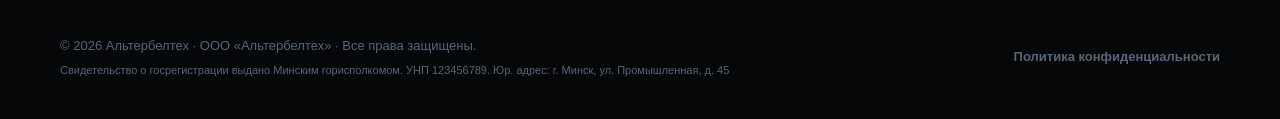
<file: zemlyanye-raboty.html>
<!DOCTYPE html>
<html lang="ru">
<head>
    <meta charset="UTF-8">
    <meta name="viewport" content="width=device-width, initial-scale=1.0">
    <title>ООО «Альтербелтех» | Общестроительные работы</title>
    <meta name="description" content="Полный комплекс общестроительных работ, земляные работы, возведение несущих конструкций и кровельные этапы в Минске от ООО Альтербелтех.">
    <link rel="icon" type="image/jpeg" href="1001.jpg">
    <link rel="stylesheet" href="style.css">
</head>
<body>

    <div class="preloader" id="preloader">
        <div class="preloader-content">
            <svg class="preloader-logo-svg" viewBox="0 0 100 100" xmlns="http://www.w3.org/2000/svg">
                <polygon points="50,15 90,85 10,85" fill="none" stroke="#ffffff" stroke-width="8" stroke-linejoin="miter"/>
                <line x1="22" y1="68" x2="78" y2="68" stroke="#ffffff" stroke-width="6"/>
            </svg>
            <div class="preloader-title">АЛЬТЕРБЕЛТЕХ</div>
            <div class="loading-dots">
                <span></span>
                <span></span>
                <span></span>
            </div>
        </div>
    </div>

    <header class="header">
        <a href="index.html" class="header-left header-logo-link">
            <img src="1001.jpg" alt="ООО Альтербелтех" class="header-logo-img">
            <div class="header-logo-text-block">
                <div class="logo logo-heavy">Альтербелтех</div>
                <span class="logo-subtext">Строительная компания</span>
            </div>
        </a>
        
        <div class="header-center-nav">
            <a href="contacts.html" class="btn-nav-item">О нас</a>
            <div class="dropdown-menu-container">
                <button class="btn-services-toggle">Услуги ▾</button>
                <div class="dropdown-content">
                    <a href="genpodryad.html">Генеральный подряд</a>
                    <a href="zemlyanye-raboty.html">Общестроительные работы</a>
                    <a href="demontazh.html">Сети электроснабжения (внутр./наруж.)</a>
                    <a href="dostavka.html">Вентиляция, ВК и НВК</a>
                    <a href="blagoustrojstvo.html">Монтаж тех. оборудования</a>
                </div>
            </div>
            <a href="autopark.html" class="btn-nav-item">Техника</a>
            <a href="javascript:void(0);" class="btn-nav-item disabled">Тендеры</a>
            <a href="javascript:void(0);" class="btn-nav-item disabled">Новости</a>
        </div>

        <div class="header-right">
            <div class="header-schedule">
                <strong>+375 (29) 123-45-67</strong>
                <span>Ежедневно с 08:00 до 21:00</span>
            </div>
            <a href="index.html#combined-zone" class="btn btn-primary">Связаться</a>
        </div>
    </header>

    <section class="hero-service-minimal">
        <div class="container-service">
            <h1 class="service-title-main">Общестроительные работы</h1>
            <p class="service-subtitle-main">Капитальное возведение зданий и сооружений</p>
        </div>
    </section>
    <main class="service-page-main">
        <p class="service-lead-text">Выполняем полный комплекс общестроительных этапов. Подготавливаем площадки к строительству силами собственного парка тяжелой техники, монтируем фундаменты, несущие стены и промышленные кровли.</p>
        
        <div class="service-details-grid">
            <div class="service-details-card">
                <span class="geometric-index">01</span>
                <h3>Земляные работы и фундаменты</h3>
                <p>Механизированная разработка глубоких технологических котлованов, устройство прочных монолитных и сборных железобетонных оснований зданий.</p>
            </div>
            <div class="service-details-card">
                <span class="geometric-index">02</span>
                <h3>Возведение несущих конструкций</h3>
                <p>Профессиональная кирпичная и блочная кладка стен, монтаж тяжелых железобетонных конструкций и прочных каркасов из металлоконструкций.</p>
            </div>
            <div class="service-details-card">
                <span class="geometric-index">03</span>
                <h3>Кровельные и фасадные работы</h3>
                <p>Устройство наплавляемых и мембранных промышленных кровель, теплоизоляция ограждающих элементов и финишная отделка фасадов.</p>
            </div>
        </div>

        <div class="service-form-wrapper">
            <div class="business-form-block">
                <h4>Рассчитать смету общестроительных работ</h4>
                <form action="#" method="POST" onsubmit="alert('Заявка на общестроительные работы отправлена!'); return false;">
                    <input type="text" placeholder="Ваше имя" required class="form-input">
                    <input type="tel" placeholder="Номер телефона" required class="form-input">
                    <textarea placeholder="Укажите площадь застройки, этажность или требуемые виды строительных работ" class="form-input form-textarea"></textarea>
                    <button type="submit" class="btn btn-submit">Запросить расчет сметы</button>
                </form>
                <span class="form-privacy">Продолжая, вы даете согласие на обработку персональных данных.</span>
            </div>
        </div>
    </main>

    <footer class="footer">
        <div class="footer-container">
            <div class="footer-copy">
                <p>© 2026 Альтербелтех · ООО «Альтербелтех» · Все права защищены.</p>
                <p style="font-size: 11px; margin-top: 5px; color: #57657a;">Свидетельство о госрегистрации выдано Минским горисполкомом. УНП 123456789. Юр. адрес: г. Минск, ул. Промышленная, д. 45</p>
            </div>
            <div class="footer-links">
                <a href="#" class="footer-link">Политика конфиденциальности</a>
            </div>
        </div>
    </footer>

    <script>
        window.addEventListener('DOMContentLoaded', () => {
            setTimeout(() => {
                const preloader = document.getElementById('preloader');
                if (preloader) preloader.classList.add('fade-out');
            }, 1000);
        });
    </script>
</body>
</html>
</file>
<file: style.css>
/* ==========================================================================
   1. Базовые настройки темы в стиле High-End Premium Dark
   ========================================================================== */
html {
    scroll-behavior: smooth;
}

* {
    box-sizing: border-box;
    margin: 0;
    padding: 0;
    border-radius: 0 !important;
}

body {
    font-family: 'Segoe UI', Arial, sans-serif;
    color: #ffffff;
    background-color: #060708;
    line-height: 1.6;
    overflow-x: hidden;
}

/* ==========================================================================
   2. ЭКРАН ПРЕДЗАГРУЗКИ (PRELOADER)
   ========================================================================== */
.preloader {
    position: fixed;
    top: 0;
    left: 0;
    width: 100%;
    height: 100%;
    background-color: #060708;
    z-index: 9999;
    display: flex;
    justify-content: center;
    align-items: center;
    transition: opacity 0.4s ease, visibility 0.4s ease;
}

.preloader.fade-out {
    opacity: 0;
    visibility: hidden;
}

.preloader-content {
    display: flex;
    flex-direction: column;
    align-items: center;
    gap: 25px;
}

.preloader-logo-svg {
    height: 90px;
    width: 90px;
    display: block;
    animation: pulse 1.2s infinite ease-in-out;
}

.preloader-title {
    font-size: 24px;
    font-weight: 900;
    text-transform: uppercase;
    letter-spacing: 4px;
    color: #ffffff;
    line-height: 1;
    margin-top: 5px;
}

@keyframes pulse {
    0%, 100% { opacity: 0.6; transform: scale(0.96); }
    50% { opacity: 1; transform: scale(1); }
}

.loading-dots {
    display: flex;
    gap: 8px;
}

.loading-dots span {
    width: 6px;
    height: 6px;
    background-color: #00a8ff;
    display: inline-block;
    animation: bounce 1.2s infinite ease-in-out both;
}

.loading-dots span:nth-child(1) { animation-delay: -0.32s; }
.loading-dots span:nth-child(2) { animation-delay: -0.16s; }

@keyframes bounce {
    0%, 80%, 100% { transform: scale(0); opacity: 0.2; }
    40% { transform: scale(1); opacity: 1; }
}

/* ==========================================================================
   3. ПРЕМИАЛЬНАЯ ТЕМНАЯ ШАПКА И НАВИГАЦИЯ
   ========================================================================== */
.header {
    background-color: #0f1113;
    display: flex;
    justify-content: space-between;
    align-items: center;
    padding: 20px 60px;
    position: sticky;
    top: 0;
    z-index: 200;
    border-bottom: 1px solid #1a1d21;
}

.header-logo-link {
    display: flex !important;
    flex-direction: row !important;
    align-items: center;
    gap: 15px;
    text-decoration: none;
    transition: opacity 0.2s ease;
}

.header-logo-link:hover { opacity: 0.85; }

.header-logo-img {
    height: 38px;
    width: auto;
    display: block;
}

.header-logo-text-block {
    display: flex;
    flex-direction: column;
}

.logo-heavy {
    font-size: 24px;
    font-weight: 900;
    text-transform: uppercase;
    letter-spacing: 2px;
    color: #ffffff; 
    line-height: 1.0;
}

.logo-subtext {
    font-size: 9px;
    color: #8a99ad;
    text-transform: uppercase;
    letter-spacing: 1px;
    margin-top: 6px;
}
.header-center-nav {
    display: flex;
    align-items: center;
    gap: 15px;
}

.btn-nav-item {
    display: inline-block;
    background: transparent;
    border: 1px solid #3a414a;
    color: #ffffff;
    padding: 12px 24px;
    font-size: 11px;
    font-weight: 700;
    text-transform: uppercase;
    letter-spacing: 1px;
    text-decoration: none;
    cursor: pointer;
    transition: all 0.2s ease;
    white-space: nowrap;
}

.btn-nav-item:hover {
    background: #00a8ff;
    border-color: #00a8ff;
    color: #ffffff;
}

.btn-nav-item.disabled {
    border: 1px solid #1a1d21;
    color: #57657a;
    cursor: default;
}
.btn-nav-item.disabled:hover {
    background: transparent;
    border-color: #1a1d21;
    color: #57657a;
}

.dropdown-menu-container {
    position: relative;
    display: inline-block;
}

.btn-services-toggle {
    background: transparent;
    border: 1px solid #3a414a;
    color: #ffffff;
    padding: 12px 24px;
    font-size: 11px;
    font-weight: 700;
    text-transform: uppercase;
    letter-spacing: 1px;
    cursor: pointer;
    transition: all 0.2s ease;
}

.dropdown-content {
    display: none;
    position: absolute;
    top: 100%;
    left: 0;
    background-color: #0f1113;
    min-width: 330px;
    box-shadow: 0 15px 40px rgba(0,0,0,0.5);
    border: 1px solid #1a1d21;
    z-index: 300;
}

.dropdown-content a {
    color: #cbd5e1;
    padding: 16px 20px;
    text-decoration: none;
    display: block;
    font-size: 11px;
    font-weight: 700;
    text-transform: uppercase;
    letter-spacing: 0.5px;
    border-bottom: 1px solid #1a1d21;
    transition: all 0.2s ease;
}

.dropdown-content a:last-child { border-bottom: none; }
.dropdown-menu-container:hover .dropdown-content { display: block; }
.dropdown-menu-container:hover .btn-services-toggle { background: #00a8ff; border-color: #00a8ff; color: #ffffff; }
.dropdown-content a:hover { background-color: #16191d; color: #00a8ff; padding-left: 25px; }

.header-right { 
    display: flex; 
    align-items: center; 
    gap: 25px; 
}

.header-schedule { display: flex; flex-direction: column; text-align: right; font-size: 13px; }
.header-schedule strong { color: #ffffff; font-size: 15px; font-weight: 700; }
.header-schedule span { color: #8a99ad; font-size: 11px; }

.btn {
    display: inline-block;
    padding: 14px 32px;
    font-size: 11px;
    font-weight: 700;
    text-transform: uppercase;
    text-decoration: none;
    letter-spacing: 1.5px;
    transition: all 0.25s ease;
    cursor: pointer;
    border: none;
}
.btn-primary { background: #00a8ff; color: #ffffff; }
.btn-primary:hover { background: #ffffff; color: #060708; }
.btn-secondary { background: transparent; color: #ffffff; border: 1px solid rgba(255,255,255,0.2); }
.btn-secondary:hover { background: #ffffff; color: #060708; border-color: #ffffff; }

/* ==========================================================================
   4. БАННЕР И ГЕРОЙСКИЕ СЕКЦИИ
   ========================================================================== */
.hero {
    background-image: linear-gradient(rgba(6, 7, 8, 0.85), rgba(6, 7, 8, 0.85)), url('bg-hd.jpg'); 
    background-size: cover;
    background-position: center;
    height: 65vh; 
    color: #ffffff;
    display: flex;
    align-items: center;
    padding: 60px;
}

.hero-container { max-width: 1100px; margin: 0; text-align: left; }
.hero-badge {
    display: inline-block;
    border: 1px solid rgba(0, 168, 255, 0.3);
    background: rgba(0, 168, 255, 0.05);
    color: #00a8ff;
    padding: 6px 16px;
    font-size: 10px;
    font-weight: 600;
    text-transform: uppercase;
    letter-spacing: 1.5px;
    margin-bottom: 25px;
}
.hero h1 { font-size: 46px; font-weight: 800; margin-bottom: 20px; line-height: 1.2; letter-spacing: -0.5px; text-transform: uppercase; }
.hero p { font-size: 16px; color: #94a3b8; margin-bottom: 35px; max-width: 750px; line-height: 1.7; }
.hero-actions { display: flex; justify-content: flex-start; gap: 20px; }

.hero-service-minimal {
    background-color: #0f1113;
    padding: 100px 60px 50px 60px;
    border-bottom: 1px solid #1a1d21;
}

.container-service { max-width: 1100px; margin: 0 auto; }
.service-title-main { font-size: 42px; font-weight: 900; text-transform: uppercase; color: #ffffff; }
.service-subtitle-main { color: #00a8ff; font-weight: 700; text-transform: uppercase; letter-spacing: 1.5px; font-size: 11px; margin-top: 10px; }
/* ==========================================================================
   5. СТАТИСТИКА И МЕТРИКИ
   ========================================================================== */
.stats-section { background: #0f1113; padding: 70px 60px; border-bottom: 1px solid #1a1d21; }
.stats-grid-main { max-width: 1240px; margin: 0 auto; display: flex; justify-content: space-between; gap: 40px; }
.stat-main-box { flex: 1; display: flex; flex-direction: column; border-left: 1px solid #1a1d21; padding-left: 30px; }
.stat-number { font-size: 42px; font-weight: 800; color: #00a8ff; line-height: 1; margin-bottom: 10px; letter-spacing: -1px; }
.stat-label { font-size: 11px; color: #8a99ad; text-transform: uppercase; font-weight: 700; letter-spacing: 1px; }

/* ==========================================================================
   6. ОБЪЕДИНЕННЫЙ БЛОК: ВОПРОСЫ И КОНТАКТЫ
   ========================================================================== */
.business-combined-section { background-color: #060708; padding: 90px 60px; width: 100%; border-bottom: 1px solid #1a1d21; }
.combined-wrapper { max-width: 1240px; margin: 0 auto; display: flex; gap: 80px; align-items: flex-start; }

.combined-faq-left { flex: 1 1 50%; }
.combined-faq-left h2 { font-size: 30px; text-transform: uppercase; color: #ffffff; margin-bottom: 15px; font-weight: 800; letter-spacing: 0.5px; }
.combined-faq-sub { font-size: 14px; color: #8a99ad; margin-bottom: 40px; }
.faq-compact-list { display: flex; flex-direction: column; }
.faq-compact-item { border-bottom: 1px solid #1a1d21; padding: 25px 0; cursor: pointer; }
.faq-compact-item:first-child { border-top: 1px solid #1a1d21; }
.faq-compact-item:hover { background-color: rgba(255,255,255,0.01); }
.faq-compact-question { font-size: 15px; font-weight: 700; color: #ffffff; text-transform: uppercase; letter-spacing: 0.5px; position: relative; padding-right: 30px; }

.faq-compact-question::after {
    content: '+'; position: absolute; right: 0; top: 50%; transform: translateY(-50%); color: #00a8ff; font-size: 18px; transition: transform 0.2s ease;
}
.faq-compact-item.active .faq-compact-question::after { content: '−'; }

.faq-compact-answer { 
    max-height: 0; overflow: hidden; font-size: 14px; color: #94a3b8; line-height: 1.6; margin-top: 0;
    transition: max-height 0.3s cubic-bezier(0, 1, 0, 1), margin-top 0.3s ease;
}
.faq-compact-item.active .faq-compact-answer { max-height: 200px; margin-top: 15px; transition: max-height 0.3s cubic-bezier(1, 0, 1, 0), margin-top 0.3s ease; }

.combined-contacts-right { flex: 1 1 50%; background: #0f1113; color: #ffffff; padding: 45px; border: 1px solid #1a1d21; display: flex; flex-direction: column; gap: 40px; }
.business-text-block h3 { margin-bottom: 20px; text-transform: uppercase; font-size: 13px; letter-spacing: 1.5px; border-bottom: 1px solid #1a1d21; padding-bottom: 14px; color: #00a8ff; }
.business-text-block p { margin-bottom: 12px; font-size: 14px; color: #94a3b8; }
.business-text-block strong { color: #ffffff; font-weight: 600; }
.business-form-block h4 { font-size: 13px; text-transform: uppercase; letter-spacing: 1px; color: #ffffff; margin-bottom: 25px; }

.form-input { width: 100%; padding: 16px 18px; background: #060708; border: 1px solid #1a1d21; color: #ffffff; font-size: 13px; margin-bottom: 15px; font-family: inherit; outline: none; }
.form-input:focus { border-color: #00a8ff; background: #0f1113; }
.form-textarea { height: 90px; resize: none; }
.btn-submit { width: 100%; background: #00a8ff; color: #ffffff; padding: 18px; font-size: 11px; font-weight: 700; letter-spacing: 1.5px; }
.btn-submit:hover { background: #ffffff; color: #060708; }
.form-privacy { display: block; font-size: 11px; color: #57657a; margin-top: 15px; line-height: 1.5; }

/* ==========================================================================
   7. ПОДВАЛ И СЛУЖЕБНЫЕ СТРАНИЦЫ
   ========================================================================== */
.footer { background-color: #060708; color: #57657a; padding: 40px 60px; font-size: 13px; border-top: 1px solid #1a1d21; }
.footer-container { max-width: 1240px; margin: 0 auto; display: flex; justify-content: space-between; align-items: center; }
.footer-link { color: #57657a; text-decoration: none; border-bottom: 1px solid transparent; transition: all 0.2s ease; font-weight: 600; }
.footer-link:hover { color: #ffffff; border-bottom-color: #ffffff; }

.container-lg { max-width: 1240px; margin: 0 auto; padding: 0 60px; }
.service-page-main { max-width: 1100px; margin: 0 auto; padding: 70px 60px 100px 60px; }
.service-lead-text { font-size: 16px; color: #cbd5e1; margin-bottom: 50px; line-height: 1.7; max-width: 850px; }
.service-details-grid { display: grid; grid-template-columns: 1fr 1fr; gap: 40px; margin-bottom: 60px; }
.service-details-card { background: #0f1113; border: 1px solid #1a1d21; padding: 35px; position: relative; transition: transform 0.2s ease, border-color 0.2s ease; }
.service-details-card:hover { border-color: #3a414a; transform: translateY(-2px); }
.service-details-card h3 { font-size: 18px; font-weight: 800; text-transform: uppercase; color: #00a8ff; margin-bottom: 15px; letter-spacing: 0.5px; }
.service-details-card p { font-size: 14.5px; color: #94a3b8; line-height: 1.6; }

.geometric-index { display: block; font-size: 32px; font-weight: 900; color: rgba(0, 168, 255, 0.15); font-family: monospace, sans-serif; margin-bottom: 15px; line-height: 1; }
.service-form-wrapper { margin-top: 80px; max-width: 600px; margin-left: auto; margin-right: auto; }

/* Автопарк / Галерея */
.gallery-section { padding: 60px 0; background: #060708; }
.autopark-category-title { font-size: 16px; font-weight: 800; text-transform: uppercase; color: #ffffff; border-left: 4px solid #00a8ff; padding-left: 15px; margin: 40px 0 25px 0; letter-spacing: 1px; }
.gallery-grid { display: grid; grid-template-columns: repeat(auto-fill, minmax(340px, 1fr)); gap: 30px; }
.gallery-card { background: #0f1113; border: 1px solid #1a1d21; overflow: hidden; transition: all 0.25s ease; cursor: pointer; }
.gallery-card:hover { border-color: #00a8ff; transform: translateY(-4px); }
.gallery-photo-box { width: 100%; height: 220px; background-color: #060708; border-bottom: 1px solid #1a1d21; }
.gallery-photo-box img { width: 100%; height: 100%; object-fit: cover; opacity: 0.85; }
.gallery-card:hover img { opacity: 1; }
.gallery-card-desc { padding: 20px; }
.gallery-card-desc h3 { font-size: 15px; color: #ffffff; text-transform: uppercase; margin-bottom: 8px; font-weight: 800; }
.gallery-card:hover .gallery-card-desc h3 { color: #00a8ff; }
.gallery-card-desc p { font-size: 13px; color: #94a3b8; line-height: 1.6; }

/* ==========================================================================
   8. Адаптивность (Медиа-запросы)
   ========================================================================== */
@media (max-width: 1200px) {
    .header { padding: 20px 30px; }
    .business-combined-section, .stats-section, .footer, .service-page-main, .container-lg { padding-left: 30px; padding-right: 30px; }
    .combined-wrapper { gap: 40px; }
    .stats-grid-main { flex-wrap: wrap; gap: 30px; }
    .stat-main-box { flex: 1 1 calc(50% - 30px); }
}
@media (max-width: 992px) {
    .header-center-nav { display: none; }
    .hero h1 { font-size: 36px; }
    .combined-wrapper { flex-direction: column; gap: 60px; }
    .combined-faq-left, .combined-contacts-right { flex: 1 1 100%; width: 100%; }
    .service-details-grid { grid-template-columns: 1fr; gap: 25px; }
    .header-right { gap: 15px; }
}
@media (max-width: 576px) {
    .header { flex-direction: column; gap: 15px; text-align: center; }
    .header-logo-link { gap: 10px; justify-content: center; }
    .header-logo-img { height: 32px; }
    .logo-heavy { font-size: 18px; }
    .logo-subtext { font-size: 8px; }
    .header-schedule { text-align: center; }
    .hero { padding: 30px; height: auto; min-height: 60vh; }
    .hero h1 { font-size: 26px; }
    .container-lg { padding: 0 20px; }
    .gallery-grid { grid-template-columns: 1fr; gap: 20px; }
}
</file>
